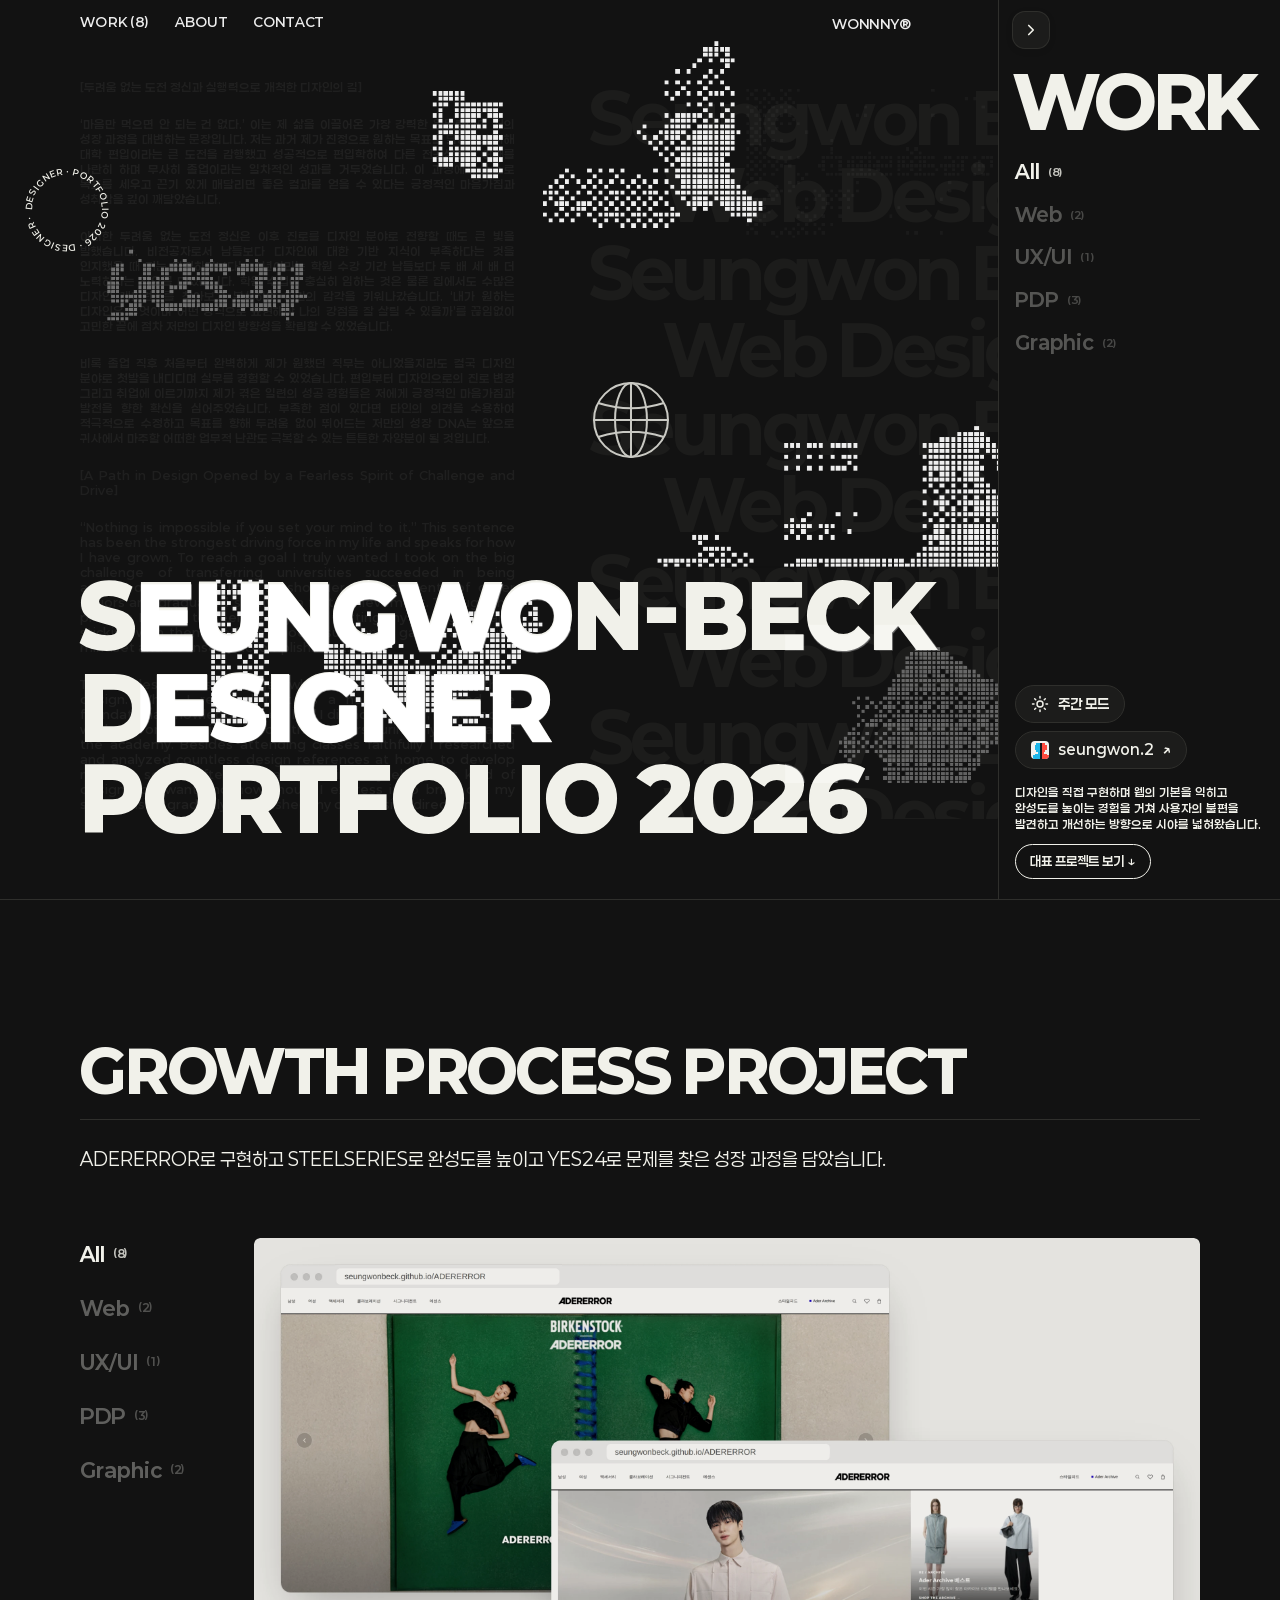
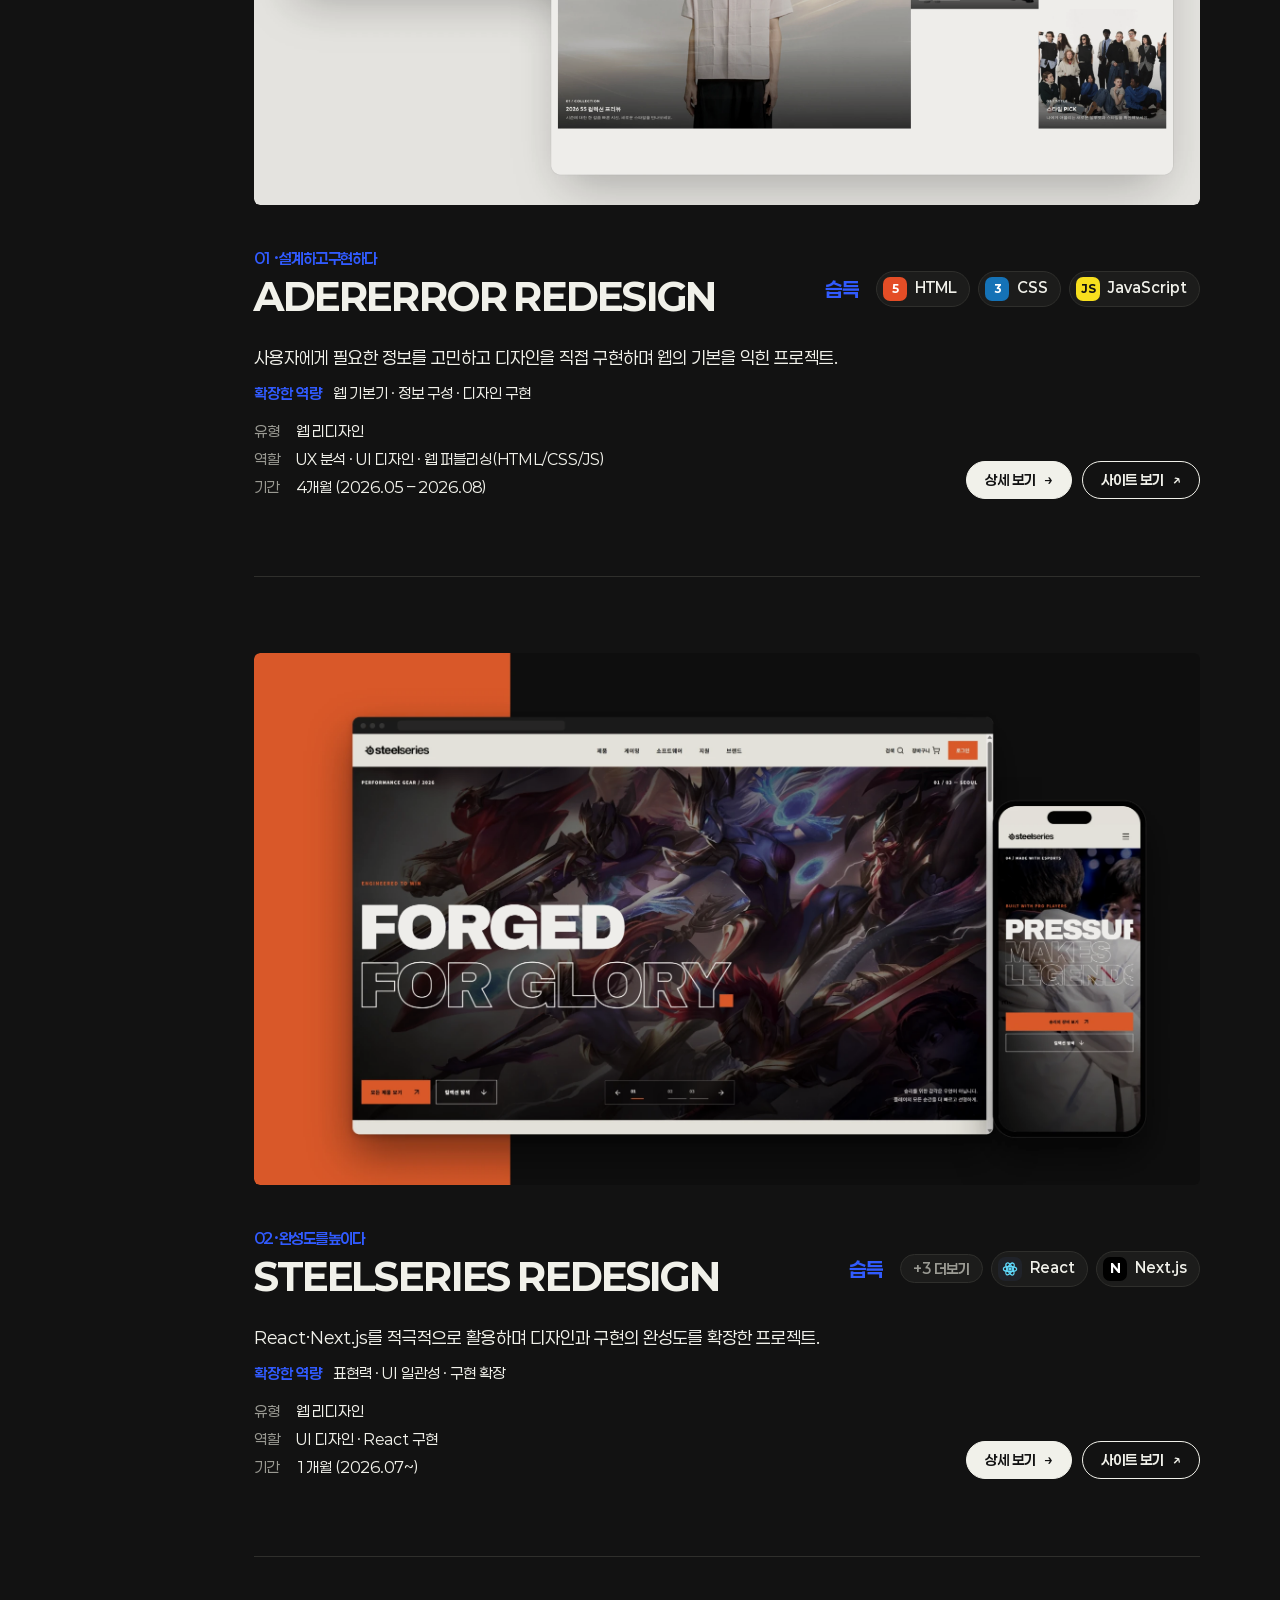
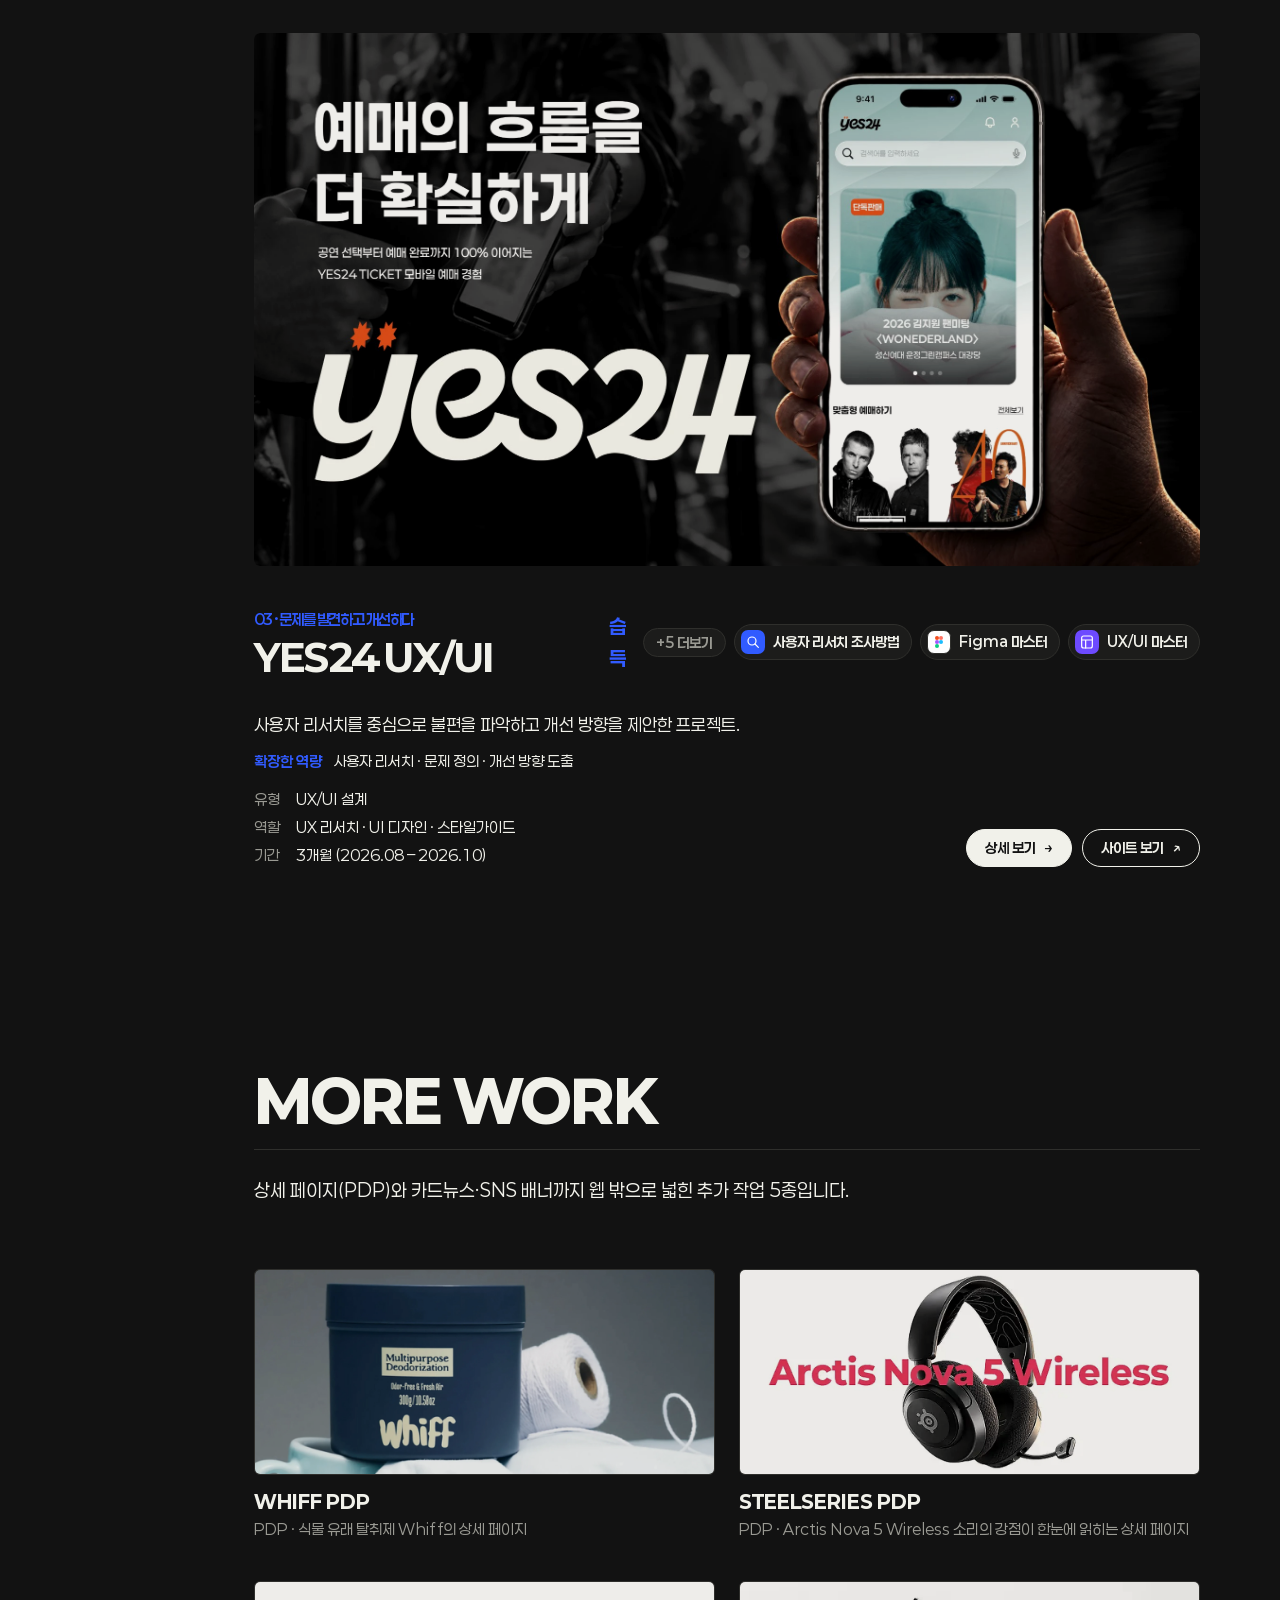
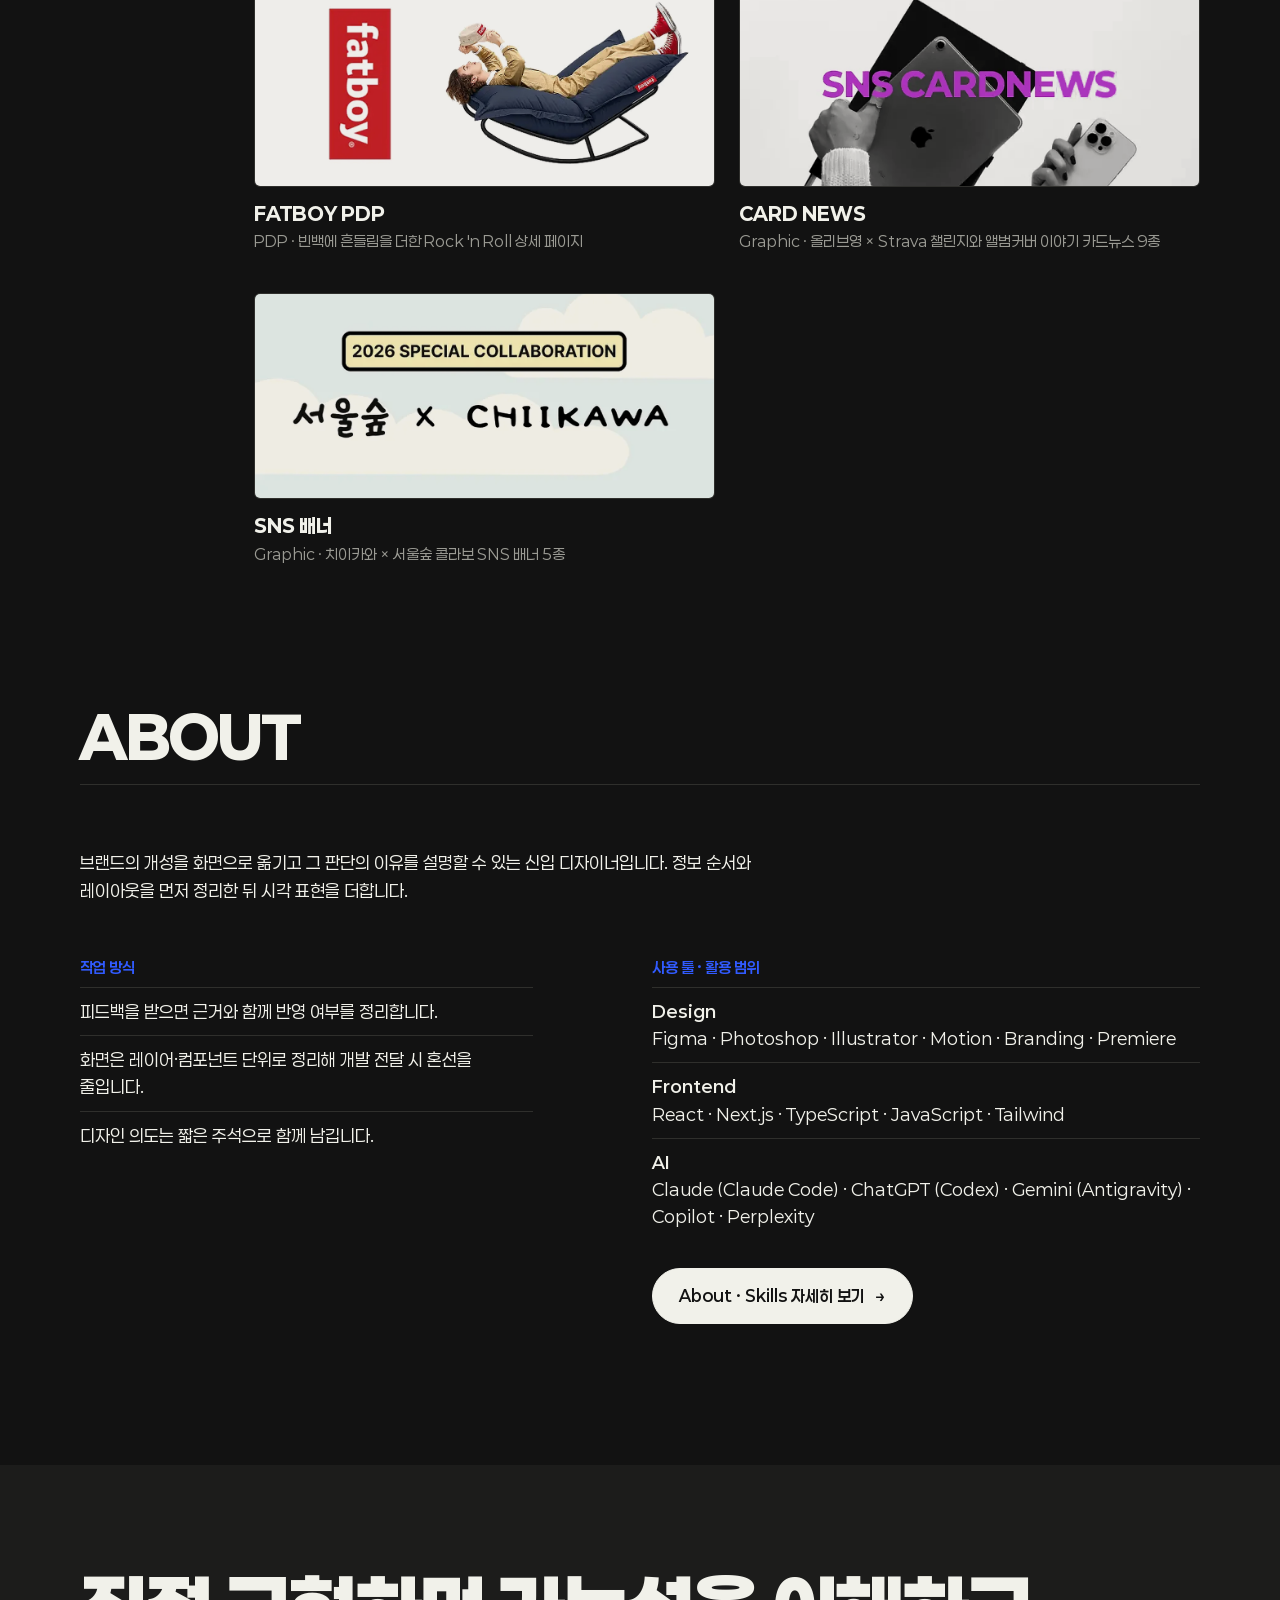
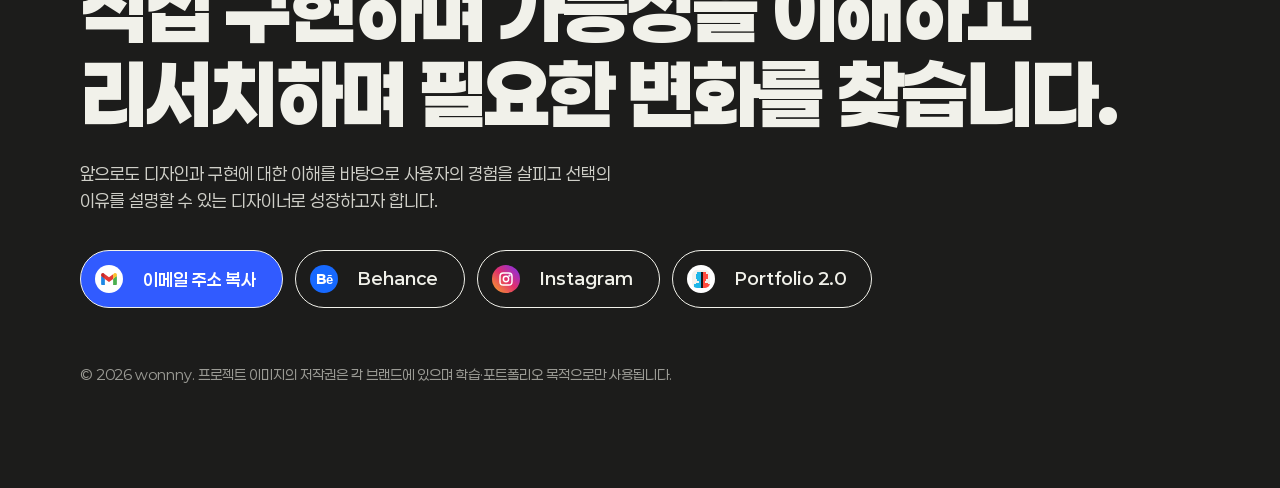
<file: index.html>
<!doctype html>
<html lang="ko">
<head>
<meta charset="utf-8">
<meta name="viewport" content="width=device-width,initial-scale=1">
<title>wonnny — Designer Portfolio</title>
<meta name="description" content="브랜드의 개성을 시각적으로 표현하고 디자인의 판단 과정을 함께 보여주는 신입 디자이너 백승원의 포트폴리오.">
<meta name="theme-color" content="#F7F7F2">
<meta property="og:type" content="website">
<meta property="og:locale" content="ko_KR">
<meta property="og:site_name" content="wonnny">
<meta property="og:title" content="wonnny — Designer Portfolio">
<meta property="og:description" content="화면을 만들며 시작해 사용자를 이해하는 디자이너로 성장하고 있습니다.">
<meta property="og:url" content="https://seungwonbeck.github.io/wonnny/">
<meta property="og:image" content="https://seungwonbeck.github.io/wonnny/assets/og.jpg">
<meta property="og:image:width" content="1200">
<meta property="og:image:height" content="628">
<meta name="twitter:card" content="summary_large_image">
<meta name="twitter:title" content="wonnny — Designer Portfolio">
<meta name="twitter:description" content="화면을 만들며 시작해 사용자를 이해하는 디자이너로 성장하고 있습니다.">
<meta name="twitter:image" content="https://seungwonbeck.github.io/wonnny/assets/og.jpg">
<link rel="icon" href="assets/favicon.svg" type="image/svg+xml">
<link rel="alternate icon" href="assets/favicon.png" type="image/png">
<link rel="apple-touch-icon" href="assets/favicon.png">
<script>(function(){var t=null;try{t=localStorage.theme}catch(e){}if(!t)t=/Android.*Mobile|iPhone|iPod|Windows Phone/i.test(navigator.userAgent)?"light":"dark";if(t==="dark")document.documentElement.setAttribute("data-theme","dark")})()</script>
<link rel="stylesheet" href="css/style.css?v=20261105a">
</head>
<body data-page="home">
<header class="hd"><div class="wrap">
  <nav class="nav" aria-label="메인 메뉴"><a href="#work">Work (7)</a><a href="about.html">About</a><a href="about.html#contact">Contact</a></nav>
  <a class="logo" href="index.html">wonnny®</a>
  <button class="burger" id="burger" aria-label="메뉴 열기" aria-expanded="false" aria-controls="panel"><i></i><i></i></button>
</div></header>

<main>
  <div class="hero2">
    <div class="lp" id="lp" aria-hidden="true"></div>
    <div class="ghost" id="ghost" aria-hidden="true"></div>
    <svg class="star" viewBox="0 0 100 100" fill="none" stroke="currentColor" stroke-width="2.4" stroke-linecap="round" aria-hidden="true"><circle cx="50" cy="50" r="44"/><ellipse cx="50" cy="50" rx="19" ry="44"/><path d="M50 6v88M6 50h88M12 30q38 12 76 0M12 70q38-12 76 0"/></svg>
    <div id="tiles"></div>
    <svg class="spin" viewBox="0 0 120 120" aria-hidden="true"><defs><path id="c" d="M60 60 m-44 0 a44 44 0 1 1 88 0 a44 44 0 1 1 -88 0"/></defs><text><textPath href="#c">DESIGNER · PORTFOLIO 2026 · DESIGNER ·</textPath></text></svg>
    <h1 class="h1c" id="hero-h1"></h1>
    <p class="big" aria-hidden="true" data-lines="SEUNGWON-BECK|DESIGNER|PORTFOLIO 2026">SEUNGWON-BECK<br>DESIGNER<br>PORTFOLIO 2026</p>
    <button class="popen" id="popen" aria-label="메뉴 패널 열기"><svg viewBox="0 0 24 24" width="18" height="18" fill="none" stroke="currentColor" stroke-width="2.2" stroke-linecap="round" stroke-linejoin="round" aria-hidden="true"><path d="M15 6l-6 6 6 6"/></svg></button>
    <aside class="panel" id="panel">
      <button class="pclose" id="pclose" aria-label="메뉴 패널 숨기기"><svg viewBox="0 0 24 24" width="18" height="18" fill="none" stroke="currentColor" stroke-width="2.2" stroke-linecap="round" stroke-linejoin="round" aria-hidden="true"><path d="M9 6l6 6-6 6"/></svg></button>
      <p class="pbig" aria-hidden="true">WORK</p>
      <nav class="pf" id="hfilter" aria-label="분류"></nav>
      <div class="pcap">
        <div class="ptools">
          <button type="button" class="pill" id="theme" aria-pressed="false"><svg class="i-moon" viewBox="0 0 24 24" width="15" height="15" fill="none" stroke="currentColor" stroke-width="2" stroke-linecap="round" stroke-linejoin="round" aria-hidden="true"><path d="M20 14.5A8 8 0 0 1 9.5 4 8 8 0 1 0 20 14.5z"/></svg><svg class="i-sun" viewBox="0 0 24 24" width="15" height="15" fill="none" stroke="currentColor" stroke-width="2" stroke-linecap="round" aria-hidden="true"><circle cx="12" cy="12" r="4"/><path d="M12 2v2M12 20v2M4.9 4.9l1.4 1.4M17.7 17.7l1.4 1.4M2 12h2M20 12h2M4.9 19.1l1.4-1.4M17.7 6.3l1.4-1.4"/></svg><span>야간 모드</span></button>
          <a class="pill" title="seungwon.2 사이트 버전 보기" aria-label="seungwon.2 사이트 버전 보기" href="https://seungwonbeck.github.io/Portfolio2.0/" target="_blank" rel="noopener"><img src="assets/favicon-seungwon2.svg" width="15" height="15" alt="">seungwon.2 <b aria-hidden="true">↗</b></a>
        </div>
        <p id="intro"></p><a class="btn" href="#work">대표 프로젝트 보기 ↓</a></div>
    </aside>
  </div>

  <section id="work" class="wrap">
    <div class="sec-h"><h2>Growth Process Project</h2></div>
    <p class="sec-p">ADERERROR로 구현하고 STEELSERIES로 완성도를 높이고 YES24로 문제를 찾은 성장 과정을 담았습니다.</p>
    <div class="work">
      <nav class="filter" id="filter" aria-label="분류"></nav>
      <div><div id="feat"></div>
      <div class="sec-h" style="margin-top:clamp(72px,10vw,140px)"><h2>More Work</h2></div>
      <p class="sec-p">상세 페이지(PDP)와 카드뉴스·SNS 배너까지 웹 밖으로 넓힌 추가 작업 5종입니다.</p>
      <div class="grid" id="more"></div></div>
    </div>
  </section>

  <section id="about" class="wrap">
    <div class="sec-h"><h2>About</h2></div>
    <p id="bio" class="about-bio"></p>
    <div class="about">
      <div><h3>작업 방식</h3><ul id="process"></ul></div>
      <div><h3>사용 툴 · 활용 범위</h3><ul id="skills"></ul><a class="pbtn" href="about.html" style="margin-top:28px">About · Skills 자세히 보기<span aria-hidden="true">→</span></a></div>
    </div>
  </section>
</main>

<footer id="contact" class="contact"><div class="wrap">
  <h2 id="closing" style="white-space:pre-line"></h2>
  <p class="cbody" id="closing-body"></p>
  <div class="row">
    <button class="btn blue" data-email>이메일 주소 복사</button>
    <span data-links style="display:contents"></span>
  </div>
  <small>© 2026 wonnny. 프로젝트 이미지의 저작권은 각 브랜드에 있으며 학습·포트폴리오 목적으로만 사용됩니다.</small>
</div></footer>

<dialog aria-label="이미지 확대"></dialog>
<button class="top" aria-label="맨 위로">↑</button>
<div class="toast" role="status"></div>
<script src="js/data.js?v=20261105a"></script>
<script src="js/app.js?v=20261105a"></script>
</body>
</html>
</file>
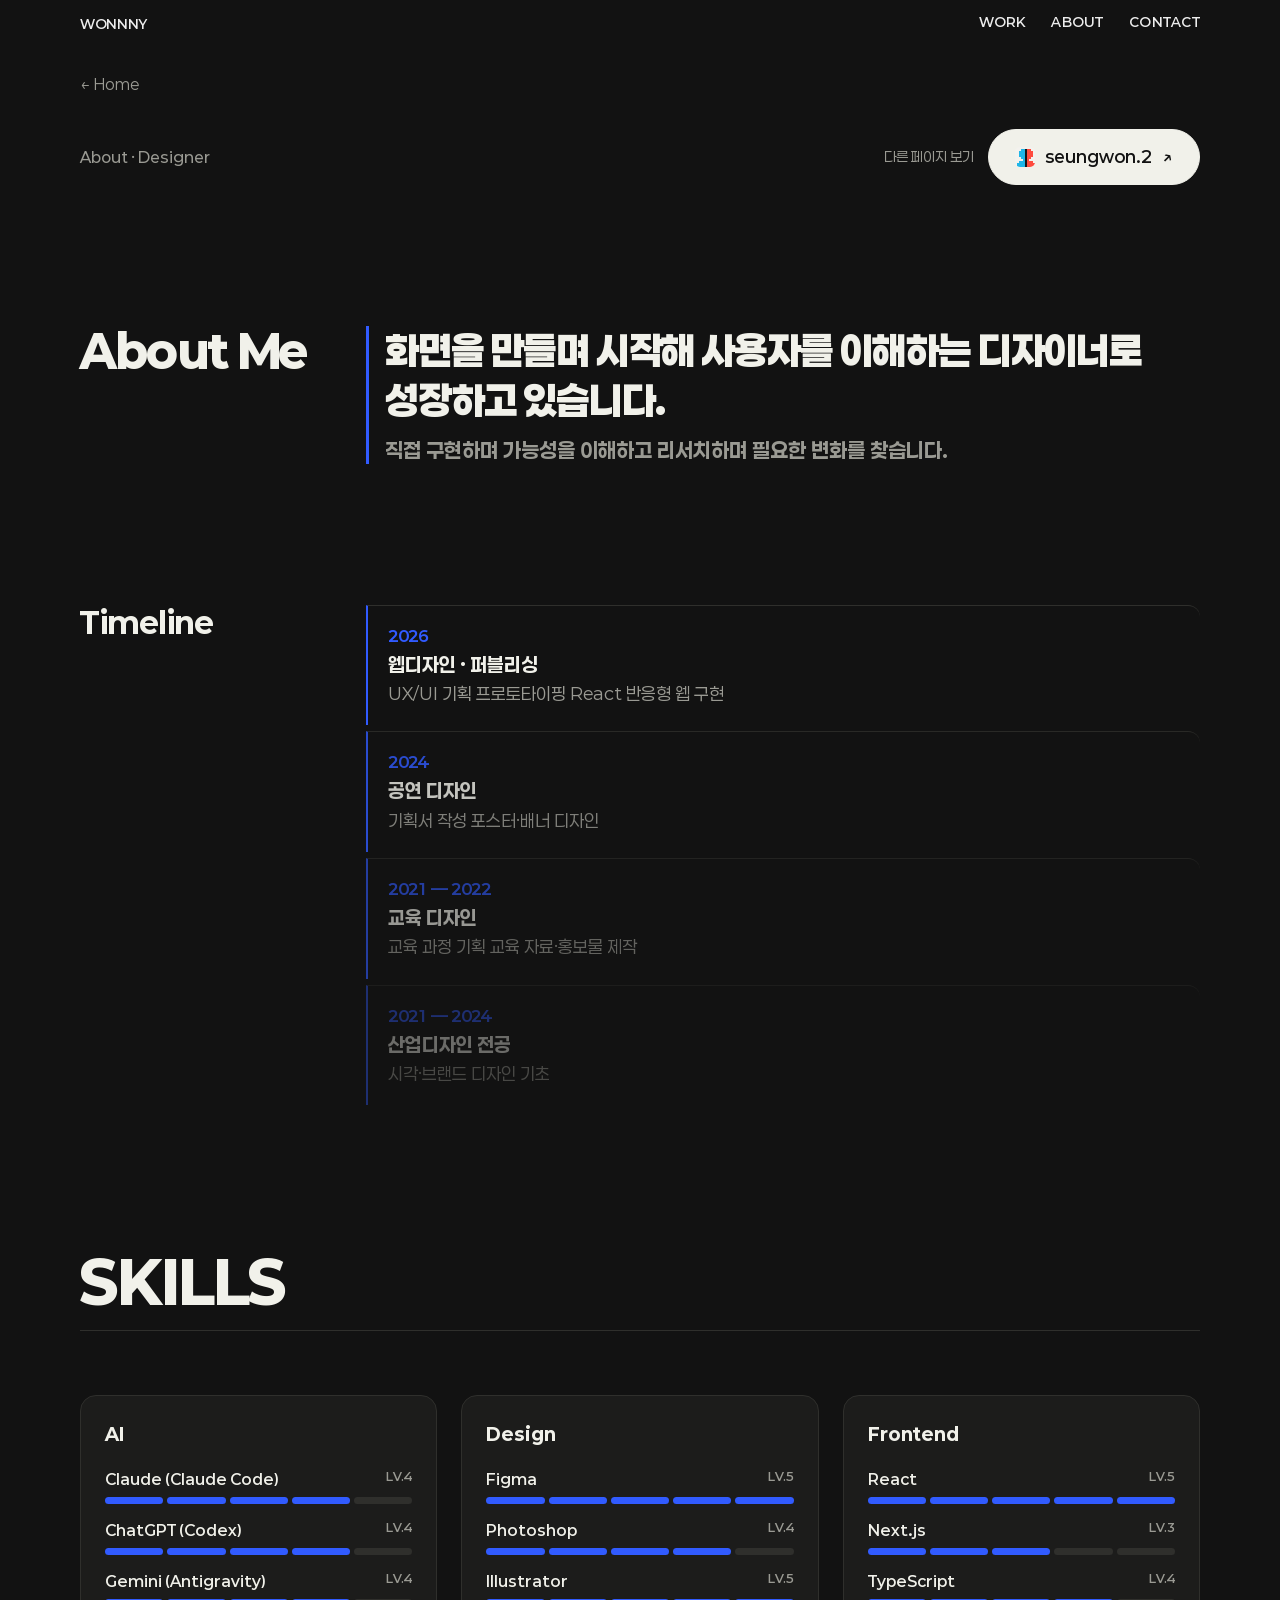
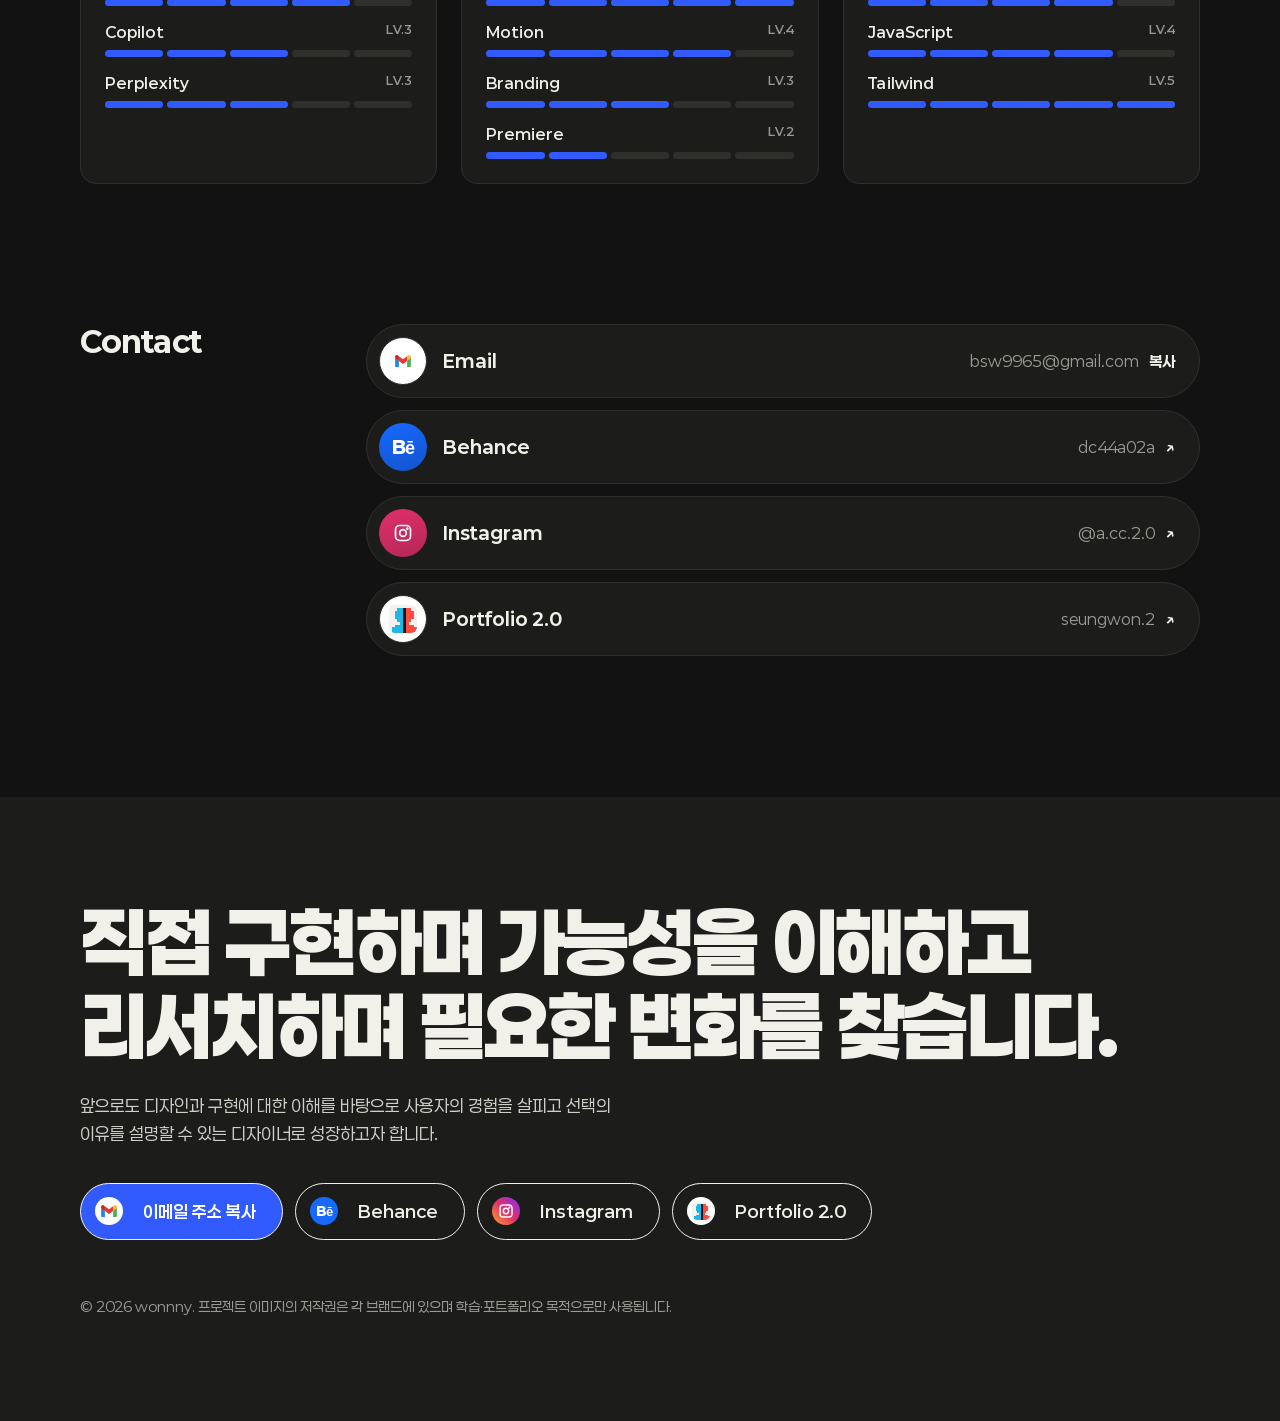
<file: about.html>
<!doctype html>
<html lang="ko">
<head>
<meta charset="utf-8">
<meta name="viewport" content="width=device-width,initial-scale=1">
<title>About — wonnny</title>
<meta name="theme-color" content="#F7F7F2">
<meta property="og:type" content="website">
<meta property="og:locale" content="ko_KR">
<meta property="og:site_name" content="wonnny">
<meta property="og:title" content="wonnny — Designer Portfolio">
<meta property="og:description" content="화면을 만들며 시작해 사용자를 이해하는 디자이너로 성장하고 있습니다.">
<meta property="og:url" content="https://seungwonbeck.github.io/wonnny/">
<meta property="og:image" content="https://seungwonbeck.github.io/wonnny/assets/og.jpg">
<meta property="og:image:width" content="1200">
<meta property="og:image:height" content="628">
<meta name="twitter:card" content="summary_large_image">
<meta name="twitter:title" content="wonnny — Designer Portfolio">
<meta name="twitter:description" content="화면을 만들며 시작해 사용자를 이해하는 디자이너로 성장하고 있습니다.">
<meta name="twitter:image" content="https://seungwonbeck.github.io/wonnny/assets/og.jpg">
<link rel="icon" href="assets/favicon.svg" type="image/svg+xml">
<link rel="alternate icon" href="assets/favicon.png" type="image/png">
<link rel="apple-touch-icon" href="assets/favicon.png">
<script>(function(){var t=null;try{t=localStorage.theme}catch(e){}if(!t)t=/Android.*Mobile|iPhone|iPod|Windows Phone/i.test(navigator.userAgent)?"light":"dark";if(t==="dark")document.documentElement.setAttribute("data-theme","dark")})()</script>
<link rel="stylesheet" href="css/style.css?v=20261105a">
</head>
<body data-page="about">
<header class="hd"><div class="wrap">
  <a class="logo" href="index.html">wonnny</a>
  <nav class="nav" aria-label="메인 메뉴"><a href="index.html#work">Work</a><a href="about.html" aria-current="page">About</a><a href="#contact">Contact</a></nav>
</div></header>
<main id="app"></main>
<footer id="contact" class="contact"><div class="wrap">
  <h2 id="closing" style="white-space:pre-line"></h2>
  <p class="cbody" id="closing-body"></p>
  <div class="row">
    <button class="btn blue" data-email>이메일 주소 복사</button>
    <span data-links style="display:contents"></span>
  </div>
  <small>© 2026 wonnny. 프로젝트 이미지의 저작권은 각 브랜드에 있으며 학습·포트폴리오 목적으로만 사용됩니다.</small>
</div></footer>
<dialog aria-label="이미지 확대"></dialog>
<button class="top" aria-label="맨 위로">↑</button>
<div class="toast" role="status"></div>
<script src="js/data.js?v=20261105a"></script>
<script src="js/about.js?v=20261105a"></script>
<script src="js/app.js?v=20261105a"></script>
</body>
</html>
</file>
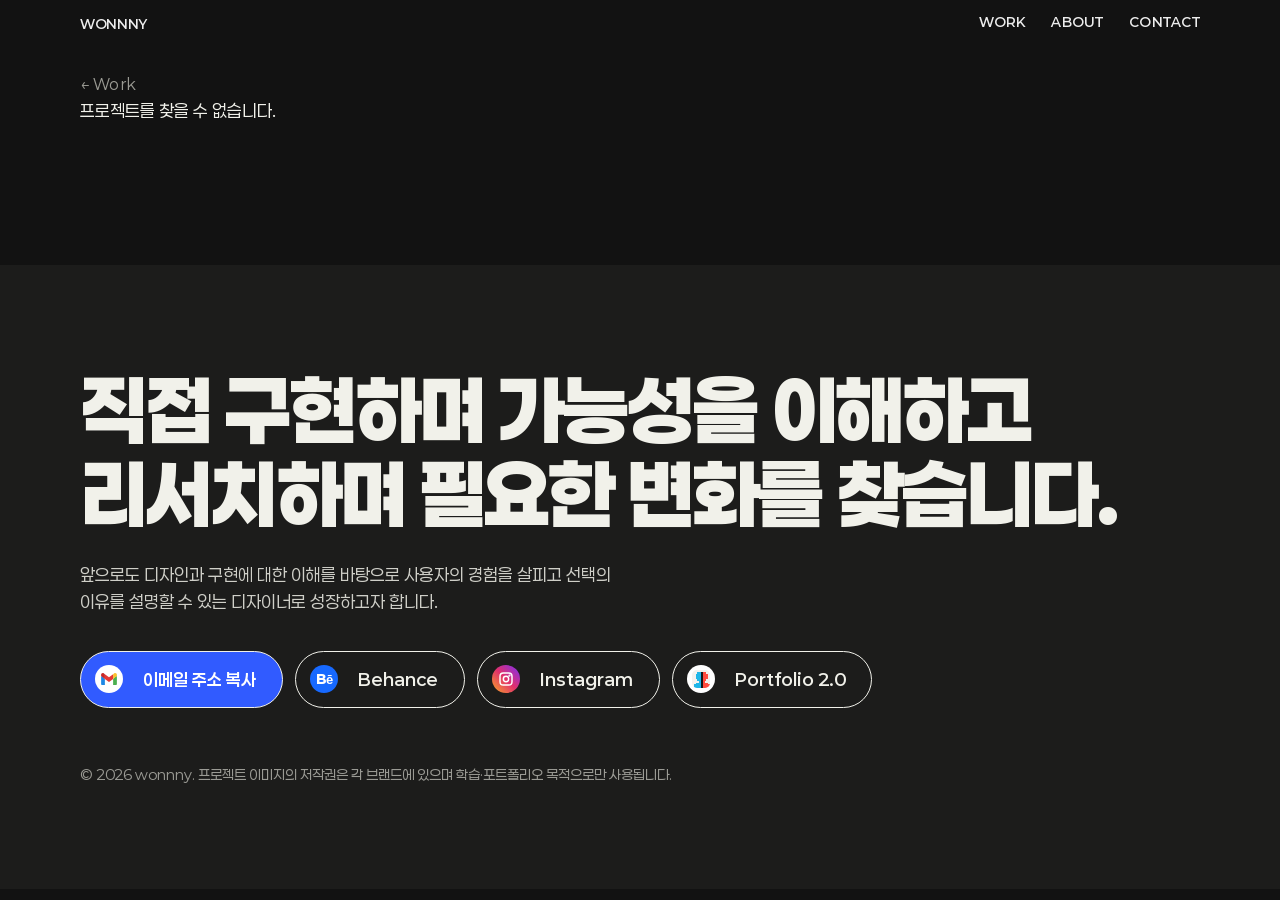
<file: project.html>
<!doctype html>
<html lang="ko">
<head>
<meta charset="utf-8">
<meta name="viewport" content="width=device-width,initial-scale=1">
<title>Project — wonnny</title>
<meta name="theme-color" content="#F7F7F2">
<meta property="og:type" content="website">
<meta property="og:locale" content="ko_KR">
<meta property="og:site_name" content="wonnny">
<meta property="og:title" content="wonnny — Designer Portfolio">
<meta property="og:description" content="화면을 만들며 시작해 사용자를 이해하는 디자이너로 성장하고 있습니다.">
<meta property="og:url" content="https://seungwonbeck.github.io/wonnny/">
<meta property="og:image" content="https://seungwonbeck.github.io/wonnny/assets/og.jpg">
<meta property="og:image:width" content="1200">
<meta property="og:image:height" content="628">
<meta name="twitter:card" content="summary_large_image">
<meta name="twitter:title" content="wonnny — Designer Portfolio">
<meta name="twitter:description" content="화면을 만들며 시작해 사용자를 이해하는 디자이너로 성장하고 있습니다.">
<meta name="twitter:image" content="https://seungwonbeck.github.io/wonnny/assets/og.jpg">
<link rel="icon" href="assets/favicon.svg" type="image/svg+xml">
<link rel="alternate icon" href="assets/favicon.png" type="image/png">
<link rel="apple-touch-icon" href="assets/favicon.png">
<script>(function(){var t=null;try{t=localStorage.theme}catch(e){}if(!t)t=/Android.*Mobile|iPhone|iPod|Windows Phone/i.test(navigator.userAgent)?"light":"dark";if(t==="dark")document.documentElement.setAttribute("data-theme","dark")})()</script>
<link rel="stylesheet" href="css/style.css?v=20261105a">
</head>
<body data-page="project">
<header class="hd"><div class="wrap">
  <a class="logo" href="index.html">wonnny</a>
  <nav class="nav" aria-label="메인 메뉴"><a href="index.html#work">Work</a><a href="about.html">About</a><a href="about.html#contact">Contact</a></nav>
</div></header>
<main id="app"></main>
<footer id="contact" class="contact"><div class="wrap">
  <h2 id="closing" style="white-space:pre-line"></h2>
  <p class="cbody" id="closing-body"></p>
  <div class="row">
    <button class="btn blue" data-email>이메일 주소 복사</button>
    <span data-links style="display:contents"></span>
  </div>
  <small>© 2026 wonnny. 프로젝트 이미지의 저작권은 각 브랜드에 있으며 학습·포트폴리오 목적으로만 사용됩니다.</small>
</div></footer>
<dialog aria-label="이미지 확대"></dialog>
<button class="top" aria-label="맨 위로">↑</button>
<div class="toast" role="status"></div>
<script src="js/data.js?v=20261105a"></script>
<script src="js/app.js?v=20261105a"></script>
</body>
</html>
</file>
<file: css/style.css>
/* Paperlogy: fonts/ 폴더에 woff2를 넣으면 적용, 없으면 Pretendard/시스템 폰트로 대체 */
@font-face{font-family:Paperlogy;font-weight:400;font-display:swap;src:url(../fonts/Paperlogy-4Regular.ttf) format("truetype")}
@font-face{font-family:Paperlogy;font-weight:500;font-display:swap;src:url(../fonts/Paperlogy-5Medium.ttf) format("truetype")}
@font-face{font-family:Paperlogy;font-weight:600;font-display:swap;src:url(../fonts/Paperlogy-6SemiBold.ttf) format("truetype")}
@font-face{font-family:Paperlogy;font-weight:700;font-display:swap;src:url(../fonts/Paperlogy-7Bold.ttf) format("truetype")}
@font-face{font-family:Paperlogy;font-weight:800;font-display:swap;src:url(../fonts/Paperlogy-8ExtraBold.ttf) format("truetype")}

:root{--ink:#111111;--blue:#315BFF;--bg:#F7F7F2;--white:#fff;--line:#DEDED8;--mute:#6b6b66;--pad:80px}
*{box-sizing:border-box;margin:0}
html{scroll-behavior:smooth}
body{font:400 17px/1.6 Paperlogy,Pretendard,"Apple SD Gothic Neo","Malgun Gothic",sans-serif;color:var(--ink);background:var(--bg);-webkit-font-smoothing:antialiased}
a{color:inherit;text-decoration:none}
img{max-width:100%;display:block}
:focus-visible{outline:2px solid var(--blue);outline-offset:3px}
.wrap{padding-inline:var(--pad);max-width:1920px;margin-inline:auto}
@media(max-width:480px){body{font-size:16px}}

/* header */
.hd{position:fixed;inset:0 0 auto;z-index:10;color:#fff;mix-blend-mode:difference;font-size:13px;text-transform:uppercase;letter-spacing:.02em}
.hd .wrap{display:flex;justify-content:space-between;align-items:flex-start;padding-top:14px}
.logo{font-weight:800;letter-spacing:-.02em}
.nav{display:flex;gap:clamp(16px,3vw,36px);font-weight:500}
.nav a{background:linear-gradient(#fff,#fff) 0 100%/0 1px no-repeat;transition:background-size .25s}
.nav a:hover{background-size:100% 1px}

/* hero */
.hero{padding-top:clamp(56px,10vw,140px)}
.eyebrow{font-size:15px;font-weight:500;color:var(--mute);margin-bottom:24px}
.hero h1{font-weight:800;font-size:clamp(36px,7.2vw,112px);line-height:1.1;letter-spacing:-.04em;white-space:pre-line}
.btn{display:inline-flex;align-items:center;gap:10px;margin-top:40px;padding:14px 26px;border:1.5px solid var(--ink);border-radius:999px;font-weight:600;background:none;color:inherit;font-family:inherit;font-size:inherit;cursor:pointer;transition:background .2s,color .2s,border-color .2s}
.btn:hover{background:var(--ink);color:var(--bg)}
.btn.blue{border-color:var(--blue);color:var(--blue)}
.btn.blue:hover{background:var(--blue);color:#fff}
.peek{display:block;margin-top:clamp(48px,8vw,96px);height:clamp(180px,28vw,380px);overflow:hidden;border-radius:6px 6px 0 0}
.peek .ph,.peek img{transition:transform .6s}
.peek:hover .ph,.peek:hover img{transform:scale(1.03)}

/* placeholder / media */
.ph{aspect-ratio:var(--r,16/10);width:100%;display:grid;place-items:center;background:linear-gradient(135deg,#ecece6,#dcdcd4);color:var(--mute);font-weight:600;letter-spacing:.08em;text-transform:uppercase;font-size:14px}
.peek .ph{aspect-ratio:auto;height:100%;min-height:420px}
.media img{width:100%;height:auto}

/* sections */
section{padding-block:clamp(72px,11vw,160px) 0}
.sec-h{display:flex;justify-content:space-between;align-items:baseline;border-bottom:1px solid var(--line);padding-bottom:16px;margin-bottom:clamp(32px,5vw,64px)}
h2{font-size:clamp(26px,3.6vw,44px);font-weight:700;letter-spacing:-.03em;line-height:1.2}
.no{color:var(--blue);font-weight:600;font-variant-numeric:tabular-nums}

/* featured list: 번호 열 + 큰 이미지, 홀짝으로 이미지 폭만 달리해 리듬 */
.feat{display:grid;grid-template-columns:repeat(12,1fr);gap:24px;margin-bottom:clamp(64px,9vw,128px);align-items:end}
.feat .media{grid-column:1/-1;overflow:hidden;border-radius:6px}
.feat:nth-child(even) .media{grid-column:3/-1}
.feat:nth-child(odd) .media{grid-column:1/11}
.feat .media>*{transition:transform .6s}
.feat:hover .media>*{transform:scale(1.02)}
.feat .info{grid-column:1/-1;display:grid;grid-template-columns:repeat(12,1fr);gap:24px;margin-top:20px}
.feat h3{grid-column:1/7;font-size:clamp(24px,3vw,40px);font-weight:700;letter-spacing:-.03em;line-height:1.2}
.feat .no{display:block;margin-bottom:6px;font-size:15px}
.feat .desc{grid-column:7/-1}
.meta{display:grid;grid-template-columns:auto 1fr;gap:4px 16px;font-size:15px;margin-top:14px}
.meta dt{color:var(--mute)}
.more{display:inline-block;margin-top:14px;font-weight:600;color:var(--blue)}
.more::after{content:" →";transition:margin .2s}
.feat:hover .more::after{margin-left:6px}
@media(max-width:1024px){
  .feat .media,.feat:nth-child(n) .media{grid-column:1/-1}
  .feat h3,.feat .desc{grid-column:1/-1}
}

/* more grid */
.grid{display:grid;grid-template-columns:repeat(auto-fill,minmax(280px,1fr));gap:24px}
.card .media{overflow:hidden;border-radius:6px;border:1px solid var(--line)}
.card .ph{aspect-ratio:4/3}
.card .media>*{transition:transform .5s}
.card:hover .media>*{transform:scale(1.04)}
.card h3{font-size:19px;font-weight:600;margin-top:12px}
.card p{font-size:15px;color:var(--mute)}

/* about / contact */
.about{display:grid;grid-template-columns:repeat(12,1fr);gap:24px}
.about>div:first-child{grid-column:1/6}
.about>div:last-child{grid-column:7/-1}
.about h3{font-size:15px;font-weight:600;color:var(--blue);margin:28px 0 8px}
.about h3:first-child{margin-top:0}
.about ul{list-style:none;padding:0}
.about li{padding:10px 0;border-top:1px solid var(--line)}
.about li b{font-weight:600}
@media(max-width:1024px){.about>div:first-child,.about>div:last-child{grid-column:1/-1}}
.contact{margin-top:clamp(72px,11vw,160px);background:var(--ink);color:var(--bg);padding-block:clamp(56px,8vw,112px)}
.contact h2{font-size:clamp(32px,6vw,88px);font-weight:800;letter-spacing:-.04em;line-height:1.1}
.contact .row{display:flex;flex-wrap:wrap;gap:12px;margin-top:36px}
.contact .btn{border-color:var(--bg);margin-top:0}
.contact .btn:hover{background:var(--bg);color:var(--ink)}
.contact .btn.blue{background:var(--blue);border-color:var(--blue);color:#fff}
.contact small{display:block;margin-top:56px;color:#9a9a94;font-size:14px}

/* detail */
.back{display:inline-block;margin-top:72px;color:var(--mute);font-size:15px}
.back:hover{color:var(--blue)}
.p-hero{padding-top:32px}
.p-hero h1{font-size:clamp(34px,6vw,88px);font-weight:800;letter-spacing:-.04em;line-height:1.1}
.p-hero .lead{font-size:clamp(18px,2vw,24px);margin-top:20px;max-width:34em}
.facts{display:grid;grid-template-columns:repeat(auto-fit,minmax(200px,1fr));gap:24px;margin-top:48px;padding-top:24px;border-top:1px solid var(--line);font-size:15px}
.facts dt{color:var(--mute);margin-bottom:2px}
.facts dd{margin:0;font-weight:500}
.p-media{margin-top:40px}
.block{display:grid;grid-template-columns:repeat(12,1fr);gap:24px}
.block>h2{grid-column:1/5;font-size:clamp(22px,2.4vw,30px)}
.block>.body{grid-column:6/-1}
@media(max-width:1024px){.block>h2,.block>.body{grid-column:1/-1}}
.body p+p{margin-top:1em}
.body ol,.body ul{padding:0;list-style:none}
.body li{padding:14px 0;border-top:1px solid var(--line)}
.tag{display:inline-block;font-size:13px;font-weight:600;padding:1px 10px;border-radius:999px;margin-right:8px;border:1px solid var(--line);background:var(--white)}
.tag.h{color:var(--blue);border-color:var(--blue)}
.dec h4{font-size:18px;font-weight:600}
.shot{margin-bottom:56px}
.shot .media{cursor:zoom-in;border:1px solid var(--line);border-radius:6px;overflow:hidden;background:var(--white)}
.shot.tall{max-width:420px}
.shot figcaption{margin-top:12px;font-size:15px;color:var(--mute);padding-left:12px;border-left:2px solid var(--blue)}
.nextp{display:block;border-top:1px solid var(--line);padding-block:48px;margin-top:clamp(72px,11vw,160px)}
.nextp small{color:var(--mute);display:block}
.nextp strong{font-size:clamp(28px,5vw,64px);font-weight:800;letter-spacing:-.03em;transition:color .2s}
.nextp:hover strong{color:var(--blue)}

/* lightbox, top button */
dialog{border:0;background:transparent;max-width:min(94vw,1400px);max-height:94vh;padding:0;overflow:auto}
dialog::backdrop{background:rgba(24,24,24,.85)}
dialog .ph{min-width:min(90vw,900px)}
dialog img{max-height:90vh;width:auto;margin:auto}
.top{position:fixed;right:20px;bottom:20px;width:48px;height:48px;border-radius:50%;border:1.5px solid var(--ink);background:var(--bg);font-size:20px;cursor:pointer;opacity:0;pointer-events:none;transition:opacity .2s}
.top.on{opacity:1;pointer-events:auto}
.top:hover{background:var(--ink);color:var(--bg)}
.toast{position:fixed;left:50%;bottom:28px;transform:translateX(-50%);background:var(--ink);color:#fff;padding:10px 18px;border-radius:999px;font-size:15px;opacity:0;transition:opacity .2s;pointer-events:none}
.toast.on{opacity:1}

/* 짧은 등장 효과 */
.js .rv{opacity:0;transform:translateY(18px);transition:opacity .6s,transform .6s}
.js .rv.in{opacity:1;transform:none}
@media(prefers-reduced-motion:reduce){
  html{scroll-behavior:auto}
  *,*::before,*::after{transition:none!important;animation:none!important}
  .js .rv{opacity:1;transform:none}
}

.intro{max-width:36em;margin-top:28px;font-size:clamp(17px,1.6vw,20px)}
.abil{font-size:15px;margin-top:10px}.abil b{color:var(--blue);margin-right:8px;font-weight:600}
.cbody{max-width:34em;margin-top:24px;color:#cfcfc8}

/* hero collage (참고: 흩어진 이미지 + 거대 타이틀) */
.hero2{position:relative;min-height:100svh;overflow:hidden;display:flex;align-items:flex-end}
.ghost{position:absolute;inset:0;color:var(--line);font-weight:800;font-size:clamp(44px,8vw,120px);line-height:.95;letter-spacing:-.05em;overflow:hidden;opacity:.55;pointer-events:none;padding-top:40px}
.t{position:absolute;width:calc(var(--w)*1vw);will-change:transform;z-index:1}
.t .media{overflow:hidden;box-shadow:0 1px 0 rgba(0,0,0,.06)}
.t .ph{transition:transform .5s}
.t:hover .ph,.t:hover img{transform:scale(1.06)}
.t:nth-child(3n) .ph{background:linear-gradient(135deg,#bcc8ff,#8fa4ff)}
.t:nth-child(4n) .ph{background:linear-gradient(135deg,#2a2a2a,#111111);color:#bbb}
.spin{position:absolute;right:6%;top:58%;width:110px;fill:var(--ink);animation:rot 18s linear infinite;z-index:1;pointer-events:none}
.spin text{font-size:10.5px;font-weight:600;letter-spacing:.06em}
@keyframes rot{to{transform:rotate(360deg)}}
.hero-t{position:relative;z-index:2;padding-bottom:20px;width:100%;pointer-events:none}
.hero-t>*{pointer-events:auto}
.hero-t h1{font-size:clamp(22px,3.2vw,44px);letter-spacing:-.03em;max-width:20em}
.hero-t .intro{font-size:15px;max-width:30em;margin-top:14px}
.hero-t .btn{margin-top:20px}
.big{font-weight:800;font-size:clamp(56px,13.5vw,210px);line-height:.84;letter-spacing:-.06em;margin-top:28px;pointer-events:none!important;mix-blend-mode:multiply}
@media(max-width:480px){.t{width:calc(var(--w)*2.2vw)}.spin{width:80px}}

/* work: 좌측 분류 + 우측 목록 */
.work{display:grid;grid-template-columns:180px 1fr;gap:32px;align-items:start}
.filter{position:sticky;top:56px;display:flex;flex-direction:column;align-items:flex-start;gap:2px}
.filter button{font:inherit;font-weight:700;font-size:20px;background:none;border:0;padding:2px 0;cursor:pointer;color:var(--ink);opacity:.35;transition:opacity .2s}
.filter button[aria-pressed=true],.filter button:hover{opacity:1}
.filter sup{font-size:11px;margin-left:2px}
[hidden]{display:none!important}
.work .feat:nth-child(n) .media{grid-column:1/-1}
@media(max-width:1024px){.work{grid-template-columns:1fr}.filter{position:static;flex-direction:row;flex-wrap:wrap;gap:4px 16px}}
.hero2{cursor:grab;touch-action:pan-y;user-select:none}.hero2.grab{cursor:grabbing}.t img,.t .media{pointer-events:none;-webkit-user-drag:none}.t{pointer-events:auto}
.hint{position:absolute;right:var(--pad);bottom:20px;z-index:2;font-size:13px;text-transform:uppercase;letter-spacing:.04em}

/* ===== 인트로: 참고 사이트 구조 ===== */
.hd .wrap{align-items:flex-start;max-width:none}
.nav{flex-direction:row;gap:clamp(14px,2vw,28px);line-height:1.25;font-weight:600}
.hd .logo{font-weight:600;margin-right:calc(clamp(180px,22vw,320px) + 8px)}
.hero2{display:block;height:100svh;min-height:620px;border-bottom:1px solid var(--line)}
.lp{position:absolute;left:var(--pad);top:0;width:min(230px,18vw);font-size:11px;line-height:1.25;font-weight:600;color:var(--ink);opacity:.08;pointer-events:none;overflow:hidden;height:100%;text-align:justify}
.lp p{margin:0 0 22px}
.ghost{left:26%;right:auto;width:42%;inset-block:0;font-size:clamp(34px,5.4vw,84px);line-height:.98;opacity:.5;padding-top:0;word-break:break-word}
.star{position:absolute;left:46%;top:42%;width:64px;color:#c9c9c3;z-index:0;pointer-events:none}
.spin{right:auto;left:1.5%;top:18%;width:96px}
.h1c{position:absolute;left:30%;top:7%;z-index:2;max-width:15em;font-size:clamp(20px,2.4vw,34px);font-weight:700;letter-spacing:-.03em;line-height:1.25;color:#8b8b85;white-space:pre-line}
.big{position:absolute;left:var(--pad);bottom:6vh;z-index:2;margin:0;color:#fff;mix-blend-mode:difference;font-size:clamp(34px,6vw,96px);line-height:1.08;letter-spacing:-.02em}
.panel{position:absolute;right:0;top:0;bottom:0;width:clamp(180px,22vw,320px);z-index:3;background:var(--bg);border-left:1px solid var(--line);padding:14px 16px 20px;display:flex;flex-direction:column;cursor:auto}
.pbig{font-size:clamp(72px,12vw,180px);font-weight:800;letter-spacing:-.06em;line-height:.9;margin-top:34px;margin-left:-4px;white-space:nowrap}
.pf{margin-top:16px;display:flex;flex-direction:column;align-items:flex-start}
.pf button{font:inherit;font-weight:700;font-size:clamp(16px,1.5vw,22px);background:none;border:0;padding:0;cursor:pointer;color:var(--ink);opacity:.3;text-align:left;transition:opacity .2s}
.pf button:hover,.pf button:first-child{opacity:1}
.pf sup{font-size:10px}
.pcap{margin-top:auto;font-size:12px;line-height:1.3;font-weight:600}
.pcap .btn{margin-top:12px;padding:8px 14px;font-size:13px;pointer-events:auto}
@media(max-width:480px){
  .hd .logo{margin-right:0}
  .star{display:none}
  .ghost{left:0;width:100%}
  .h1c{left:var(--pad);top:96px;max-width:none;padding-right:var(--pad)}
  .panel{top:auto;width:100%;border-left:0;border-top:1px solid var(--line);padding:10px var(--pad) 14px}
  .pcap{margin:0}
  .big{bottom:150px;font-size:8.4vw;white-space:nowrap}.hint{display:none}
}
@media(max-width:480px){:root{--pad:20px}}

/* 태블릿·모바일: 오른쪽 패널 → 햄버거 드로어 */
.burger{display:none}
@media(max-width:1024px){
  .hd{z-index:40}
  .hd .logo{margin-right:0;margin-left:auto}
  .hd .wrap{gap:16px}
  .burger{display:block;position:relative;width:28px;height:18px;margin-top:2px;background:none;border:0;padding:0;cursor:pointer;color:inherit}
  .burger i{position:absolute;left:0;width:100%;height:2px;background:#fff;transition:transform .25s,top .25s}
  .burger i:first-child{top:4px}.burger i:last-child{top:12px}
  .burger[aria-expanded=true] i:first-child{top:8px;transform:rotate(45deg)}
  .burger[aria-expanded=true] i:last-child{top:8px;transform:rotate(-45deg)}
  .panel{position:fixed;top:0;bottom:0;right:0;width:min(360px,86vw);padding:72px 20px 24px;border:0;border-left:1px solid var(--line);z-index:30;transform:translateX(100%);transition:transform .3s}
  .panel.open{transform:none}
  .pbig{display:block;font-size:84px;margin-top:0}
  .pf{display:flex}
  .pcap{margin-top:auto;font-size:13px}
  .big{bottom:6vh}
}
.panel{container-type:inline-size}
.pbig{font-size:29cqw!important;letter-spacing:-.05em;margin-left:-.03em}

/* 구형 콜라주: 타일은 중앙 기준으로 JS가 배치 */
.t{left:50%;top:50%;width:calc(var(--w,20)*1vw);transition:none}
@media(max-width:1024px){.t{width:30vw}}
@media(max-width:480px){.t{width:46vw}}
#tiles{position:absolute;inset:0;z-index:1;pointer-events:none}
.t{--w:18}
/* 사진은 타이틀 위로, 헤드라인은 화면에서 제거(스크린리더용으로만 유지) */
#tiles{z-index:3}
.panel{z-index:30}
.h1c{position:absolute;width:1px;height:1px;overflow:hidden;clip-path:inset(50%);white-space:nowrap}
.t{--w:24}
.lp{opacity:.05}
@media(max-width:1024px){.lp{width:calc(50vw - var(--pad))}.t{width:38vw}}
@media(max-width:480px){.lp{width:calc(100% - 2 * var(--pad))}.t{width:56vw}}
.hd a{white-space:nowrap}
@media(max-width:480px){.hd{font-size:11px}.nav{gap:10px}.hd .wrap{gap:10px}}
#tiles{z-index:1}
.big{z-index:4}
.ghost{opacity:.35}
.lp{opacity:.06}
@media(min-width:1025px){.lp{width:34vw;font-size:12px}.ghost{left:40vw;width:38vw}}
/* 데스크톱: 패널 숨기기 */
.pclose,.popen{display:none}
@media(min-width:1025px){
  .panel{transition:transform .3s}
  .pclose{display:block;position:absolute;top:12px;left:14px;width:28px;height:28px;border:1.5px solid var(--ink);border-radius:50%;background:none;font:inherit;font-weight:700;line-height:1;cursor:pointer;color:var(--ink)}
  .pclose:hover{background:var(--ink);color:var(--bg)}
  .pbig{margin-top:44px}
  .hero2.collapsed .panel{transform:translateX(100%)}
  .hero2.collapsed .popen{display:block}
  .popen{position:absolute;top:12px;right:var(--pad);z-index:31;width:28px;height:28px;border:1.5px solid var(--ink);border-radius:50%;background:var(--bg);font:inherit;font-weight:700;line-height:1;cursor:pointer;color:var(--ink)}
  .popen:hover{background:var(--ink);color:var(--bg)}
}
.ghost{left:0!important;width:100%!important;padding-inline:var(--pad);overflow:hidden}
.ghost{left:auto!important;right:0!important;width:48vw!important;padding-inline:0;text-align:right}
@media(max-width:480px){.ghost{width:100%!important}}
/* 타이틀 반전: 본문 타이틀은 타일 뒤, 타일 안의 흰 사본이 겹침 구간을 덮는다 */
.big{color:var(--ink);mix-blend-mode:normal;z-index:0}
.t{overflow:hidden}
.t .tc{position:absolute;transform-origin:0 0;color:#fff;font-weight:800;line-height:1.08;letter-spacing:-.02em;white-space:nowrap;pointer-events:none;margin:0}
.t .ph{background:linear-gradient(135deg,#8d8d87,#6e6e69);color:#f0f0ea}
.t:nth-child(3n) .ph{background:linear-gradient(135deg,#5b78ff,#315BFF)}
.t:nth-child(4n) .ph{background:linear-gradient(135deg,#2a2a2a,#111111)}
.filter button{padding-block:10px}
.pf button{padding-block:6px}

/* 실제 이미지 */
.card .media img{aspect-ratio:4/3;object-fit:cover;object-position:top}
.t .media img{aspect-ratio:4/3;object-fit:cover;object-position:top;width:100%}
.feat .media img{width:100%;aspect-ratio:2247/999;object-fit:cover}
.p-media .media img{aspect-ratio:2247/999;object-fit:cover}
.shot.tall{max-width:none}
.lead.sub{font-size:clamp(16px,1.5vw,19px);color:var(--mute);margin-top:12px}
dialog img{max-width:94vw}

/* 일정한 톤 보정: 모든 사진에 같은 필터를 걸어 웜화이트 배경과 맞춘다 */
.media img{filter:saturate(.86) contrast(1.03) brightness(1.01) sepia(.06)}
.t .media img{aspect-ratio:16/9;object-fit:cover;object-position:top}
.t.bn .media img{aspect-ratio:2247/999}

/* 성장 표시 */
.feat .learn{grid-column:7/-1;display:flex;flex-wrap:wrap;gap:8px;justify-content:flex-end;align-items:center;align-self:end}
.feat .desc{grid-column:1/-1;max-width:56em}
.learn .lh{font-size:13px;font-weight:600;color:var(--blue);margin-right:4px}
.chip{display:inline-flex;align-items:center;gap:8px;padding:5px 12px 5px 6px;border:1px solid var(--line);border-radius:999px;background:var(--white);font-size:14px;font-weight:600;white-space:nowrap}
.chip.dim{opacity:.4}
.plus{font-weight:700;color:var(--mute)}
.ic{display:grid;place-items:center;width:24px;height:24px;border-radius:7px;font-style:normal;font-size:11px;font-weight:800;color:#fff;background:var(--ink)}
.ic.html{background:#e44d26}.ic.css{background:#1572b6}.ic.js{background:#f7df1e;color:#111111}.ic.next{background:#000;font-size:13px}
.ic.react{background:#20232a;color:#61dafb}.ic.figma{background:#fff;border:1px solid var(--line)}.ic.research{background:var(--blue)}
.js .rv .chip{opacity:0;transform:translateY(8px) scale(.9);transition:opacity .45s,transform .45s}
.js .rv.in .chip{opacity:1;transform:none;transition-delay:calc(.35s + var(--i) * .12s)}
.js .rv.in .chip.dim{opacity:.4}
@media(max-width:1024px){.feat .learn{grid-column:1/-1;justify-content:flex-start}}
@media(prefers-reduced-motion:reduce){.js .rv .chip{opacity:1;transform:none}.js .rv .chip.dim{opacity:.4}}

.t{--w:32}
.star{width:84px}
@media(max-width:1024px){.t{width:44vw}}
@media(max-width:480px){.t{width:64vw}}

/* 패널 숨기기 버튼: 둥근 사각 + 쉐브론 */
@media(min-width:1025px){
  .pclose,.popen{width:36px;height:36px;border:0;border-radius:12px;background:var(--white);color:var(--ink);box-shadow:0 0 0 1px var(--line),0 2px 8px rgba(24,24,24,.08);display:grid;place-items:center;padding:0;transition:background .2s,color .2s,transform .2s}
  .pclose{top:12px;left:14px}
  .pclose:hover,.popen:hover{background:var(--ink);color:#fff;box-shadow:none}
  .pclose:hover svg{transform:translateX(2px)}.popen:hover svg{transform:translateX(-2px)}
  .pclose svg,.popen svg{transition:transform .2s}
  .pbig{margin-top:56px}
  .hero2.collapsed .popen{display:grid}
}

/* 대표 프로젝트: 위아래 여백 동일, 구분선, 버튼형 링크 */
.feat{margin:0;padding-block:clamp(48px,6vw,96px)}
.feat+.feat{border-top:1px solid var(--line)}
.work .feat .mlink{grid-column:1/-1;display:block;overflow:hidden;border-radius:6px}
.mlink .media{overflow:hidden}
.mlink .media>*{transition:transform .6s}
.feat:hover .mlink .media>*{transform:scale(1.02)}
.feat .desc{max-width:none;display:grid;grid-template-columns:1fr auto;align-items:end;gap:24px}
.acts{display:flex;gap:10px;flex-wrap:wrap;justify-content:flex-end}
.pbtn{display:inline-flex;align-items:center;gap:10px;padding:14px 26px;border-radius:999px;border:1.5px solid var(--ink);background:var(--ink);color:var(--bg);font-weight:600;font-size:16px;transition:background .2s,color .2s,border-color .2s,transform .2s}
.pbtn span{transition:transform .2s}
.pbtn:hover{background:var(--blue);border-color:var(--blue);color:#fff}
.pbtn:hover span{transform:translateX(3px)}
.pbtn.outline{background:transparent;color:var(--ink)}
.pbtn.outline:hover{background:var(--ink);border-color:var(--ink);color:var(--bg)}
.pbtn.outline:hover span{transform:translate(2px,-2px)}
@media(max-width:1024px){.feat .desc{grid-template-columns:1fr}.acts{justify-content:flex-start}}
/* 버튼을 '기간' 줄 높이에 맞춰 튀어나오지 않게 */
.feat .pbtn{padding:8px 18px;font-size:14px;line-height:1.4;gap:8px}
.feat .acts{align-self:end;margin-bottom:-6px}
@media(max-width:1024px){.feat .acts{margin-bottom:0}}
.learn .lh{font-size:20px;font-weight:700;margin-right:8px;letter-spacing:-.02em}
.feat .mlink .media img{image-rendering:auto}
/* 배경 글자: 위·아래·좌우 모두 80px 여백(--pad)에 맞춤 */
.ghost{top:var(--pad)!important;bottom:var(--pad)!important;right:var(--pad)!important;height:auto!important;line-height:1.12}
.lp{top:var(--pad);bottom:var(--pad);height:auto}
@media(max-width:480px){.ghost{right:var(--pad)!important;left:var(--pad)!important;width:auto!important}}
.hero2:not(.collapsed) .popen{display:none!important}
/* 패널을 접으면 워드마크가 다시 열기 버튼 옆으로 붙는다 */
@media(min-width:1025px){
  .hd .logo{transition:margin-right .3s}
  .panel-collapsed .hd .logo{margin-right:calc(36px + 14px)}
}

/* 픽셀 느낌: 사진은 디더 캔버스, 글자는 픽셀화 필터 */
.t .media{position:relative}
.t .media canvas.px{position:absolute;inset:0;width:100%;height:100%;opacity:0;image-rendering:pixelated;transition:opacity .35s;pointer-events:none}
.t .media canvas.px.on{opacity:1}
.t:hover .media canvas.px.on{opacity:0}

/* 제목 줄: 습득 칩 중심을 제목 글자 중심에 맞춤 / 버튼 아래 끝을 '기간' 줄 아래 끝에 맞춤 */
@media(min-width:1025px){
  .feat .learn{align-self:end;margin-bottom:calc((1.2 * clamp(24px,3vw,40px) - 34px) / 2 + 7px)}
  .feat .acts{align-self:end;margin-bottom:0}
  .feat .meta{margin-bottom:0}
}

/* 경계 없는 디더: 픽셀 이미지가 켜지면 원본 사각형은 숨기고, 올리면 원본이 나타난다 */
.t .media:has(canvas.px.on) img{opacity:0;transition:opacity .35s}
.t:hover .media:has(canvas.px.on) img{opacity:1}
.t .media{background:transparent;overflow:visible}
/* 제목 굵기 한 단계 더 */
@font-face{font-family:Paperlogy;font-weight:900;font-display:swap;src:url(../fonts/Paperlogy-9Black.ttf) format("truetype")}
.big,.t .tc,.p-hero h1,.contact h2{font-weight:900}
h2,.feat h3,.card h3,.dec h4,.nextp strong{font-weight:800}
.pbig{font-weight:900}
/* 스크롤 등장: 대표 프로젝트 사진은 아래에서 열리듯 나타나고, 제목·칩·설명이 차례로 따라온다 */
.js .feat .mlink{clip-path:inset(0 0 100% 0);transition:clip-path 1s cubic-bezier(.2,.7,.2,1)}
.js .feat.in .mlink{clip-path:inset(0)}
.js .feat .info>*{opacity:0;transform:translateY(20px);transition:opacity .6s,transform .6s}
.js .feat.in .info>*{opacity:1;transform:none}
.js .feat.in .info>:nth-child(1){transition-delay:.25s}
.js .feat.in .info>:nth-child(2){transition-delay:.4s}
.js .feat.in .info>:nth-child(3){transition-delay:.55s}
@media(prefers-reduced-motion:reduce){.js .feat .mlink{clip-path:none}.js .feat .info>*{opacity:1;transform:none}}
/* 습득 줄: 기본 한 줄, 넘치면 접고 '+N 더보기' */
.feat .learn{flex-wrap:nowrap;min-width:0}
.learn .prior{display:contents}
.learn .morebtn{display:none;font-family:inherit;cursor:pointer;padding-left:12px;color:var(--mute)}
.learn .morebtn:hover{border-color:var(--ink);color:var(--ink)}
.learn.collapsed .prior{display:none}
.learn.collapsed .morebtn{display:inline-flex}
.learn.open{flex-wrap:wrap}
.learn.open .morebtn{display:inline-flex}
/* More Work: 2열, 배너 전체가 잘리지 않게 */
.work .grid{grid-template-columns:repeat(2,1fr);gap:40px 24px}
.card .media img{aspect-ratio:2247/999;object-fit:cover;object-position:center}
.card .ph{aspect-ratio:2247/999}
@media(max-width:480px){.work .grid{grid-template-columns:1fr}}
/* 대표 프로젝트 사진: 실제 고해상도 화면으로, 오른쪽은 여백 밖까지 크게 */
.feat .mlink .media img,.p-media .media img{aspect-ratio:auto;height:auto;object-fit:initial}
@media(min-width:1025px){
  .work{grid-template-columns:150px 1fr;gap:24px}
  .work .feat .mlink{margin-right:calc(var(--pad) * -1)}
}
/* 한글은 단어 단위로 줄바꿈, 상세 소개는 한 줄로 */
p,li,dd,figcaption,.lead{word-break:keep-all;overflow-wrap:break-word}
.p-hero .lead{max-width:none}
/* 사진은 좌우 80px 여백선에 맞춘다 */
@media(min-width:1025px){.work .feat .mlink{margin-right:0}}
.p-hero .p-media{margin-inline:0}
.ic.uxui{background:#6d4aff}
/* 제목 오른쪽 습득 줄: 내용 길이만큼만 차지하고 한 줄 유지 */
@media(min-width:1025px){
  .work .feat .info{grid-template-columns:minmax(0,1fr) auto;column-gap:32px}
  .work .feat .info h3{grid-column:1}
  .work .feat .info .learn{grid-column:2;width:max-content;max-width:min(42vw,720px);justify-content:flex-end}
  .work .feat .info .desc{grid-column:1/-1}
}
/* 야간 모드 */
html[data-theme=dark]{--ink:#f1f1ea;--bg:#121212;--white:#1c1c1b;--line:#2f2f2c;--mute:#9a9a93;color-scheme:dark}
html[data-theme=dark] .t canvas.px{filter:invert(1)}
html[data-theme=dark] .media img{filter:saturate(.86) contrast(1.02) brightness(.92) sepia(.04)}
html[data-theme=dark] .contact{background:#1c1c1b;color:#f1f1ea}
html[data-theme=dark] .contact .btn{border-color:#f1f1ea}
html[data-theme=dark] .contact .btn:hover{background:#f1f1ea;color:#121212}
html[data-theme=dark] .pbtn{color:#121212}
html[data-theme=dark] .pbtn.outline{color:var(--ink)}
html[data-theme=dark] .pbtn:hover,html[data-theme=dark] .pclose:hover,html[data-theme=dark] .popen:hover{color:#fff}
body{transition:background .3s,color .3s}
/* 패널 하단 도구 */
.ptools{display:flex;flex-direction:column;align-items:flex-start;gap:8px;margin-bottom:16px}
.pill{display:inline-flex;align-items:center;gap:8px;padding:7px 12px;border:1px solid var(--line);border-radius:999px;background:var(--white);color:var(--ink);font:inherit;font-size:12px;font-weight:600;cursor:pointer;transition:border-color .2s,background .2s}
.pill:hover{border-color:var(--ink)}
.pill img{border-radius:4px}
.pill .i-sun{display:none}
html[data-theme=dark] .pill .i-moon{display:none}
html[data-theme=dark] .pill .i-sun{display:inline}
/* 첫 화면 사진 더 크게 */
.t{--w:44}
@media(max-width:1024px){.t{width:58vw}}
@media(max-width:480px){.t{width:82vw}}
.t{--w:36}
@media(max-width:1024px){.t{width:50vw}}
@media(max-width:480px){.t{width:70vw}}
.ptools{flex-direction:row;flex-wrap:nowrap;align-items:center}
.pill{white-space:nowrap}
/* 상세 상단: 제목 오른쪽에 사이트 바로가기 */
.p-title{display:flex;justify-content:space-between;align-items:flex-end;gap:16px 32px;flex-wrap:wrap}
.p-title h1{min-width:0}
.p-title .pbtn{flex:none;margin-bottom:10px}
/* 패널 하단 버튼 크게 */
.ptools{gap:8px;flex-wrap:wrap}
.pill{font-size:14px;padding:9px 15px;gap:9px}
.pill svg,.pill img{width:18px;height:18px}
@media(min-width:1025px){.block>h2{grid-column:1/4}.block>.body{grid-column:4/-1}}
/* 메인 제목: 한 단계 더 크게, 획을 살짝 더 굵게 */
@media(min-width:1025px){.big{font-size:clamp(44px,6.6vw,120px)}}
@media(max-width:1024px){.big{font-size:clamp(38px,8.4vw,92px)}}
.big,.t .tc{-webkit-text-stroke:.025em currentColor}
/* 작업 기여도 */
.own{display:flex;flex-direction:column;gap:16px}
.own-top{display:flex;align-items:center;justify-content:space-between;gap:16px;flex-wrap:wrap}
.own-badge{display:inline-flex;align-items:center;gap:10px;padding:12px 22px;border-radius:999px;background:var(--ink);color:var(--bg);font-weight:700;font-size:17px}
.own-pct{font-size:clamp(44px,5.5vw,84px);font-weight:900;letter-spacing:-.04em;line-height:1;color:var(--blue)}
.bar{height:16px;border-radius:999px;background:var(--line);overflow:hidden}
.bar i{display:block;height:100%;width:0;border-radius:inherit;background:var(--blue);transition:width 1.4s cubic-bezier(.2,.7,.2,1) .2s}
.rv.in .bar i{width:var(--v)}
.own p{color:var(--mute)}
@media(prefers-reduced-motion:reduce){.bar i{width:var(--v);transition:none}}
/* SNS(카드뉴스·배너): 원본 비율 카드로 나열, 크게 보기 버튼 */
.gal{display:grid;grid-template-columns:repeat(auto-fill,minmax(min(100%,400px),1fr));gap:48px 32px;align-items:start}
.gal .shot{position:relative;margin:0}
.gal .shot .media{max-width:540px}
.gal .shot figcaption{max-width:540px}
.zoombtn{position:absolute;top:12px;left:12px;padding:8px 14px;border-radius:999px;background:var(--ink);color:var(--bg);font-size:13px;font-weight:600;pointer-events:none;box-shadow:0 2px 10px rgba(0,0,0,.2)}
.p-acts{display:flex;flex-wrap:wrap;gap:10px;justify-content:flex-end;margin-bottom:10px}
.p-title .pbtn{margin-bottom:0}
.own-pct{letter-spacing:.04em}
.sec-p{margin:calc(-1 * clamp(16px,3vw,40px)) 0 clamp(32px,5vw,64px);max-width:44em;color:var(--mute);font-size:clamp(16px,1.4vw,19px)}
/* 모바일: 습득 칩은 항상 한 줄, 넘치면 옆으로 밀어서 본다(접기 버튼 없음) */
@media(max-width:480px){
  .feat .learn,.feat .learn.open,.feat .learn.collapsed{flex-wrap:nowrap;overflow-x:auto;justify-content:flex-start;gap:6px;scrollbar-width:none;-webkit-overflow-scrolling:touch;padding-bottom:2px}
  .learn::-webkit-scrollbar{display:none}
  .learn.collapsed .prior,.learn.open .prior{display:contents}
  .learn .morebtn,.learn.collapsed .morebtn,.learn.open .morebtn{display:none}
  .learn .chip,.learn .lh,.learn .plus{flex:none}
  .learn .lh{font-size:16px;margin-right:2px}
  .chip{font-size:13px;gap:6px;padding:4px 10px 4px 5px}
  .ic{width:22px;height:22px;border-radius:6px}
}
/* 번호(분류 개수): 글자와 간격, 세로 가운데 */
.filter button,.pf button{display:inline-flex;align-items:center;gap:8px}
.filter sup,.pf sup{position:static;vertical-align:middle;margin:0;font-size:.55em;font-weight:700;line-height:1;opacity:.8}
/* About 페이지 */
.quote{border-left:3px solid var(--blue);padding-left:16px;font-weight:700;font-size:clamp(18px,1.8vw,22px)}
.quote span{display:block}
.tl{padding:0;list-style:none}
.tl li{padding:18px 0 18px 20px;border-left:2px solid var(--blue);margin-bottom:6px}
.tl b{display:block;color:var(--blue);font-size:15px}
.tl h4{font-size:19px;font-weight:700;margin-top:2px}
.tl p{color:var(--mute);margin:0}
.skills{display:grid;grid-template-columns:repeat(auto-fit,minmax(min(100%,320px),1fr));gap:24px}
.sk{background:var(--white);border:1px solid var(--line);border-radius:16px;padding:24px}
.sk h3{font-size:18px;font-weight:800;margin-bottom:18px}
.skrow{display:flex;justify-content:space-between;gap:12px;font-weight:600;font-size:15px;margin-top:14px}
.skrow em{font-style:normal;font-size:12px;color:var(--mute)}
.lv{display:flex;gap:4px;margin-top:6px}
.lv i{flex:1;height:7px;border-radius:99px;background:var(--line)}
.lv i.on{background:var(--blue)}
/* 타임라인: 아래로 갈수록 흐리게, 스크롤 중인 항목은 반전 */
.tl li{opacity:calc(1 - var(--k,0) * .2);transition:opacity .4s,background .4s,color .4s,padding .4s;border-radius:0 12px 12px 0}
.tl li.act{opacity:1;background:var(--ink);color:var(--bg);padding-left:28px;padding-right:20px}
.tl li.act p,.tl li.act b{color:inherit;opacity:.85}
.tl li.act b{color:#8fa5ff}
.about-h1{font-size:clamp(28px,4.6vw,76px)!important;font-weight:900;letter-spacing:-.035em;line-height:1.15;margin-top:8px}
/* 타임라인: 마우스를 올리면 선명하게 + 반전 */
.tl li{cursor:default}
.tl li:hover{opacity:1;background:var(--ink);color:var(--bg);padding-left:28px;padding-right:20px}
.tl li:hover p,.tl li:hover b{color:inherit;opacity:.85}
.tl li:hover b{color:#8fa5ff}
.sr{position:absolute;width:1px;height:1px;overflow:hidden;clip-path:inset(50%);white-space:nowrap}
.about-h1{display:none}
.quote{font-size:clamp(20px,2.2vw,30px);line-height:1.5}
.quote span+span{margin-top:6px;font-weight:600;color:var(--mute);font-size:.8em}
/* About Me / 소개 문장: 더 크고 굵게 */
.ab>h2{font-size:clamp(30px,3.6vw,56px);font-weight:900;letter-spacing:-.03em;line-height:1.1}
.ab .quote{font-size:clamp(24px,3vw,44px);font-weight:900;letter-spacing:-.03em;line-height:1.3}
.ab .quote span+span{font-size:clamp(17px,1.6vw,22px);font-weight:700;letter-spacing:0;margin-top:12px}
/* About: 다른 페이지 보기, Contact 아이콘 행 */
.otherlbl{font-size:14px;color:var(--mute);margin-right:4px;align-self:center}
.about-top{display:flex}
.contact-list{display:flex;flex-direction:column;gap:12px}
.crow{display:flex;align-items:center;gap:16px;width:100%;padding:12px 24px 12px 12px;border:1px solid var(--line);border-radius:999px;background:var(--white);color:var(--ink);font:inherit;font-weight:700;font-size:18px;text-align:left;cursor:pointer;transition:border-color .2s,transform .2s}
.crow:hover{border-color:var(--ink);transform:translateY(-2px)}
.cic{display:grid;place-items:center;flex:none;width:48px;height:48px;border-radius:50%;font-style:normal;color:#fff;background:linear-gradient(160deg,var(--c),color-mix(in srgb,var(--c) 80%,#000))}
.cic .be{font-weight:900;font-size:18px;letter-spacing:-.04em}
.crow em{margin-left:auto;display:flex;align-items:center;gap:10px;font-style:normal;font-weight:400;font-size:15px;color:var(--mute)}
.crow em b{font-weight:700;color:var(--ink)}
@media(max-width:480px){.crow{padding-right:16px;font-size:16px}.crow em{font-size:13px}.crow em span{display:none}}
/* 버튼 앞 아이콘 */
.btn .bi{display:inline-grid;place-items:center;flex:none;width:28px;height:28px;margin:-4px 10px -4px -12px;border-radius:50%;color:#fff;font-style:normal}
.btn .bi.lt{background:#fff}
.btn .bi .be{font-weight:900;font-size:13px;letter-spacing:-.05em}
.btn .bi img{border-radius:5px}
.btn{align-items:center}
.cic.light{background:#fff;border:1px solid var(--line)}
.cic.light img{border-radius:6px}
.ab-top{align-items:center}
.ab-top .p-acts{margin-bottom:0;align-items:center}
.ab-top .eyebrow{display:flex;align-items:center;font-size:15px}

/* 메인 제목 자간 */
.big,.t .tc{letter-spacing:.01em}
/* 스크롤하면 헤더 뒤 내용이 흐려지는 유리 배경 */
.hd{transition:background-color .3s,border-color .3s,backdrop-filter .3s}
.hd .wrap{transition:padding .3s}
.hd.scrolled{mix-blend-mode:normal;color:var(--ink);background:color-mix(in srgb,var(--bg) 68%,transparent);-webkit-backdrop-filter:blur(14px) saturate(1.2);backdrop-filter:blur(14px) saturate(1.2);border-bottom:1px solid color-mix(in srgb,var(--line) 80%,transparent)}
.hd.scrolled .wrap{padding-bottom:14px}
.hd.scrolled .nav a{background-image:linear-gradient(currentColor,currentColor)}
.hd.scrolled .burger i{background:var(--ink)}
/* 홈 About: 소개 문단은 위로 빼고 두 칸 제목 줄을 맞춤 */
.about-bio{max-width:44em;margin-bottom:clamp(32px,4vw,56px)}
.about{align-items:start}
.about h3{margin-top:0}
.tl li.act{background:none;color:inherit;padding-left:20px;padding-right:0;opacity:calc(1 - var(--k,0) * .2)}
/* 분류 목록(All)의 윗선을 오른쪽 첫 사진의 윗선과 맞춤 */
.work .feat:first-child{padding-top:0}
.filter button:first-child{padding-top:0}
/* 섹션 소개 문장: #111 한 줄 */
.sec-p{max-width:none;color:var(--ink)}
/* 섹션 제목: 대문자, 더 크게, 화면에 맞춰 줄어듦 */
.sec-h h2{text-transform:uppercase;font-size:clamp(28px,4.6vw,68px);font-weight:900;letter-spacing:-.02em;line-height:1.05}
@media(max-width:1024px){.sec-h h2{font-size:clamp(24px,4.5vw,46px)}}
@media(max-width:480px){.sec-h h2{font-size:clamp(20px,6vw,26px);line-height:1.15}}
/* 상세 정보 줄(유형·기간·역할·툴) 가운데 정렬 */
.facts{text-align:center}
.facts>div{display:flex;flex-direction:column;align-items:center}
/* 정보 줄: 첫 칸은 왼쪽 끝, 마지막 칸은 오른쪽 끝에 붙고 사이는 고르게. 칸 안 글자는 가운데 */
.facts{display:flex;justify-content:space-between;align-items:flex-start;gap:24px 32px;flex-wrap:wrap}
.facts>div{flex:0 1 auto;max-width:100%}
@media(max-width:480px){.facts{justify-content:space-between}.facts>div{flex:1 1 40%}}
/* 모든 작품 상세: 카드 갤러리 + 크게 보기 (웹·UX 가로 화면은 2열) */
.gal.wide{grid-template-columns:repeat(auto-fill,minmax(min(100%,520px),1fr))}
.gal.wide .shot .media,.gal.wide .shot figcaption{max-width:none}
/* 원본이 작은 배너(PDP·카드뉴스·SNS)는 늘리지 않고 원본에 가까운 크기로 가운데 */
.p-media.small{max-width:1000px;margin-inline:auto}
.p-media.small .media img{image-rendering:auto}
/* 관련 링크 + 다음 프로젝트: 제목 아래에 버튼을 가로로 고르게 */
.linksec{padding-top:clamp(72px,11vw,160px);padding-bottom:clamp(48px,6vw,96px)}
.lrow{display:grid;grid-template-columns:repeat(auto-fit,minmax(min(100%,220px),1fr));gap:12px}
.lbtn{display:flex;align-items:center;justify-content:center;gap:10px;padding:20px 28px;border:1.5px solid var(--ink);border-radius:999px;font-weight:700;font-size:clamp(16px,1.3vw,20px);color:var(--ink);transition:background .2s,color .2s,border-color .2s}
.lbtn:hover{background:var(--ink);color:var(--bg)}
.lbtn span{transition:transform .2s}
.lbtn:hover span{transform:translateX(3px)}
.lbtn.next{background:var(--ink);color:var(--bg);flex-direction:row;gap:12px}
.lbtn.next small{font-size:.7em;font-weight:500;opacity:.7}
.lbtn.next:hover{background:var(--blue);border-color:var(--blue);color:#fff}
.lbtn.next:hover small{opacity:.9}
.lbtn:not(.next){grid-column:auto}
/* 태블릿·모바일: 분류(All Web UX/UI…)는 한 줄, 스크롤해도 헤더 아래에 붙어 있음 */
@media(max-width:1024px){
  .filter{position:sticky;top:49px;z-index:6;flex-direction:row;flex-wrap:nowrap;align-items:center;overflow-x:auto;gap:4px 14px;margin-inline:calc(var(--pad) * -1);padding:8px var(--pad);background:color-mix(in srgb,var(--bg) 82%,transparent);-webkit-backdrop-filter:blur(10px);backdrop-filter:blur(10px);scrollbar-width:none;-webkit-overflow-scrolling:touch}
  .filter::-webkit-scrollbar{display:none}
  .filter button,.filter button:first-child{flex:none;font-size:clamp(14px,3.6vw,20px);padding:4px 0;white-space:nowrap}
}
/* 웹 작품은 확대 없음: 확대 커서 제거 */
.gal.wide .shot .media,.p-media .media{cursor:default}
/* 상세 페이지 제목 자간 */
.p-hero h1,.p-title h1{letter-spacing:.01em}
/* 긴 상세페이지 결과물: 폭 고정으로 세로로 이어 붙임 (GIF 포함) */
.dpieces{max-width:860px;margin-inline:auto}
.dpieces img{display:block;width:100%;height:auto;filter:none}
/* 정지 이미지로 받은 띠 문구를 옆으로 흐르게(원본 GIF의 효과를 코드로 재현) */
.mq-wrap{position:relative;container-type:inline-size}
.mq{position:absolute;left:0;right:0;overflow:hidden;background:#4fb5ee}
.mq.top{top:0;height:8.85%}
.mq.bot{top:90.2%;height:9.2%}
.mq .track{display:flex;align-items:center;height:100%;width:max-content;animation:mqmove 18s linear infinite}
.mq span{font-size:5.4cqw;font-weight:800;color:#fff;white-space:nowrap;letter-spacing:.01em;padding-right:.35em}
.mq i{font-style:normal;color:#ffd62e;margin:0 .1em}
@keyframes mqmove{to{transform:translateX(-50%)}}
.dpieces video{display:block;width:100%;height:auto;background:#fff}
/* 영상 아래 녹화 때 생긴 검은 줄을 다음 이미지가 덮도록 */
.dpieces video{margin-bottom:-10px}
</file>
